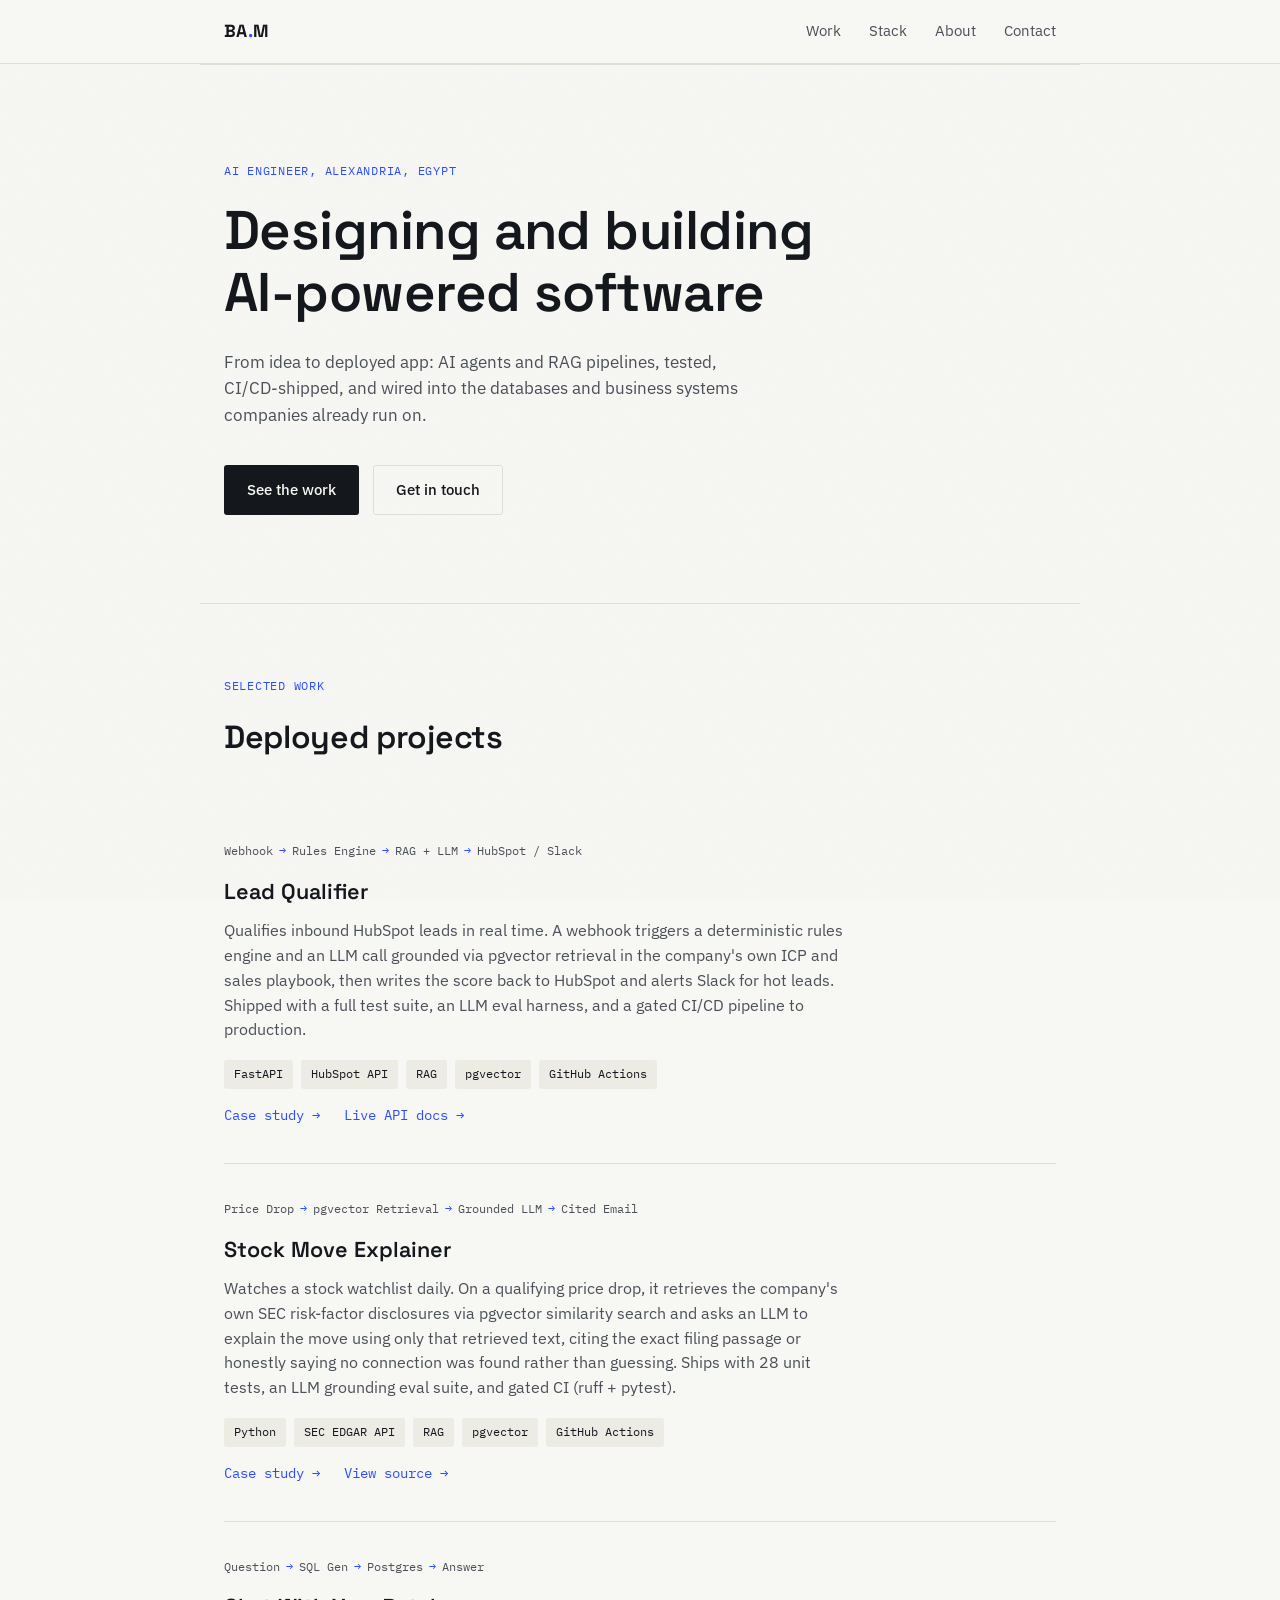
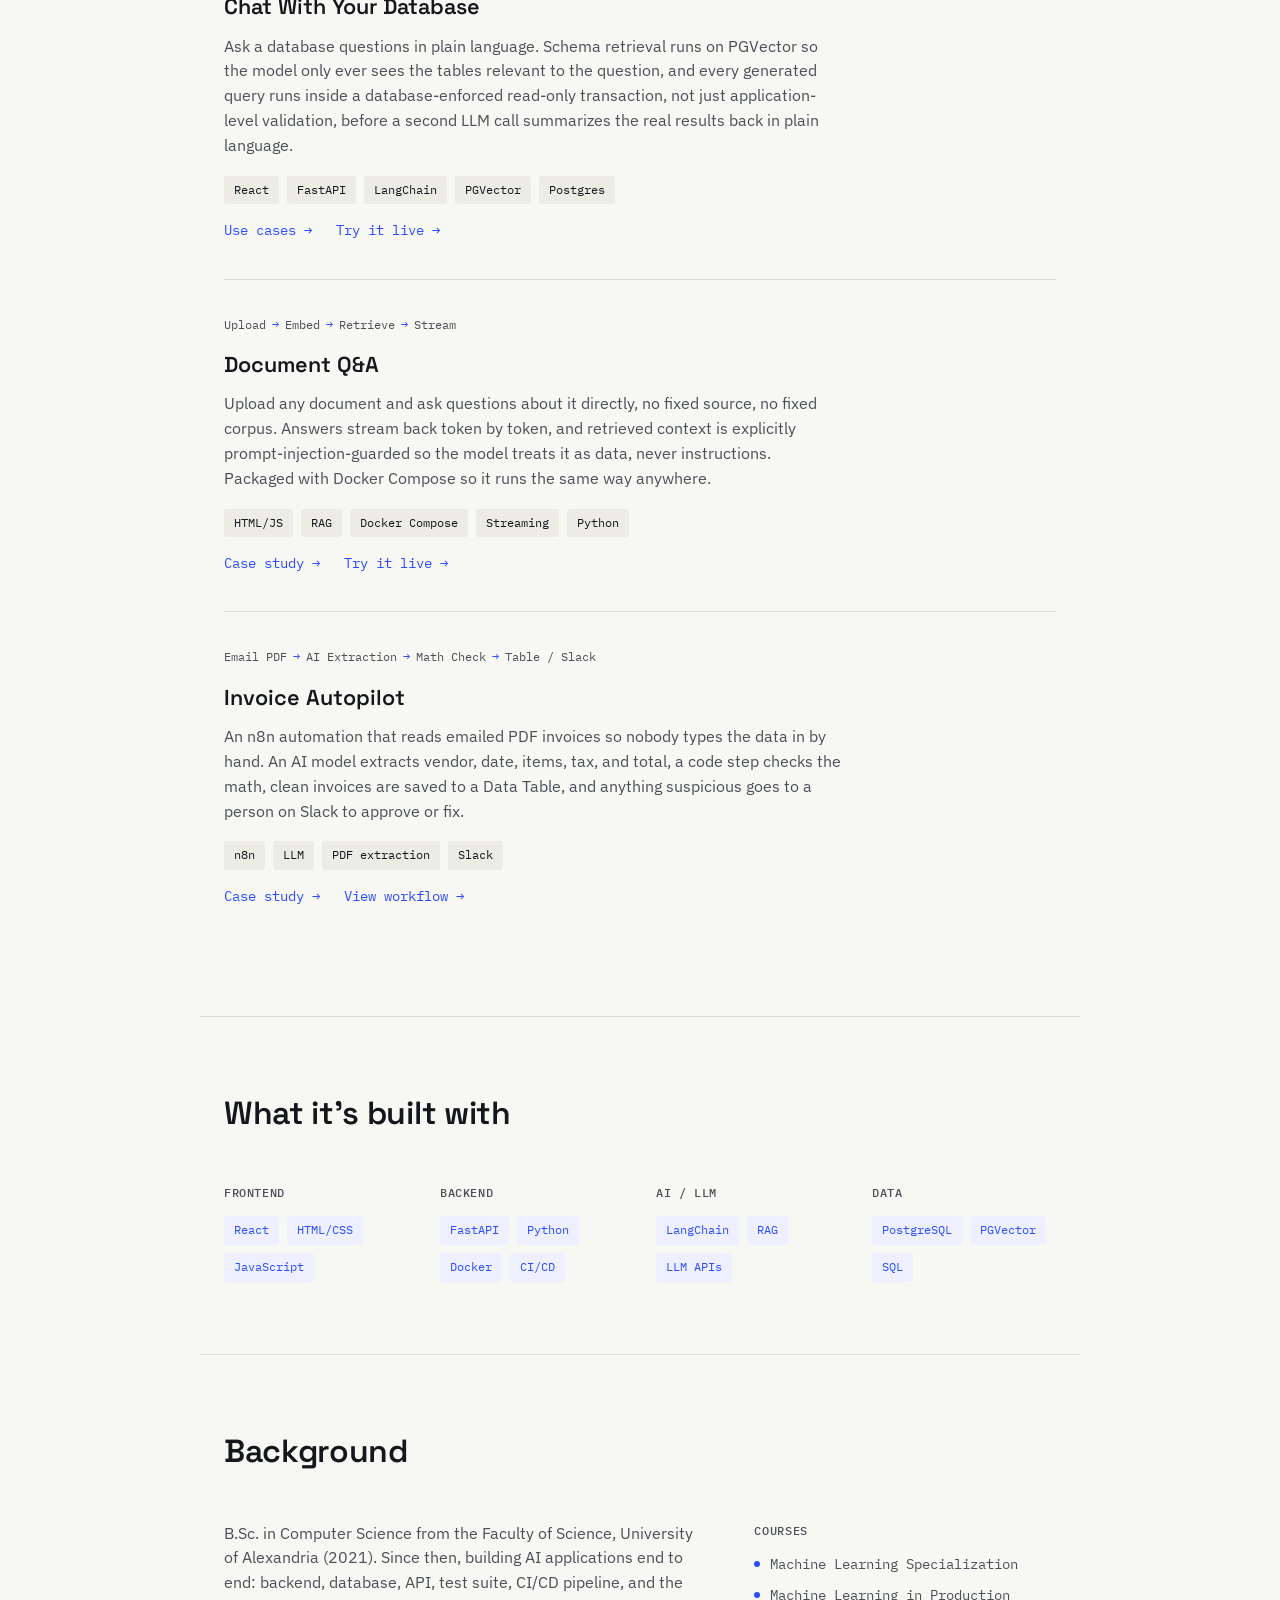
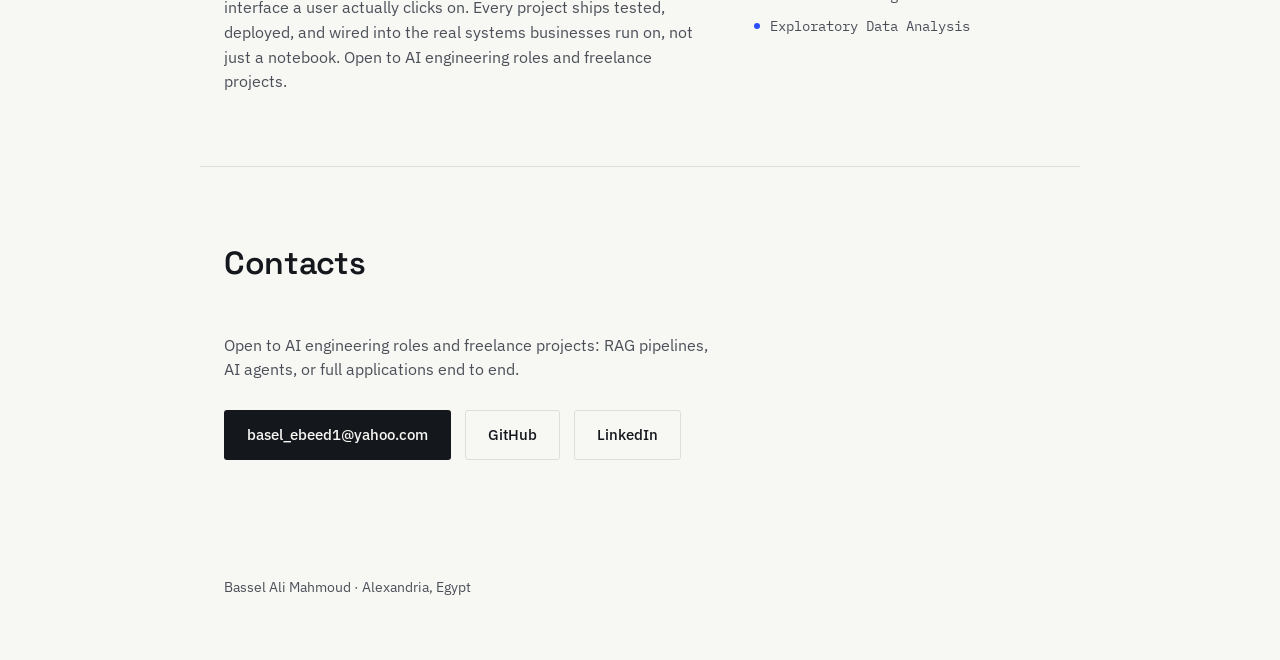
<file: index.html>
<!DOCTYPE html>
<html lang="en">
<head>
<meta charset="UTF-8">
<meta name="viewport" content="width=device-width, initial-scale=1.0">
<title>Bassel Ali Mahmoud, AI Engineer</title>
<meta name="description" content="AI engineer building deployed, end-to-end AI applications integrated with business systems. Based in Alexandria, Egypt.">
<link rel="preconnect" href="https://fonts.googleapis.com">
<link rel="preconnect" href="https://fonts.gstatic.com" crossorigin>
<link href="https://fonts.googleapis.com/css2?family=Space+Grotesk:wght@400;500;600;700&family=IBM+Plex+Sans:wght@400;500;600&family=IBM+Plex+Mono:wght@400;500&display=swap" rel="stylesheet">
<link rel="stylesheet" href="style.css">
</head>
<body>

<div class="grain"></div>

<header class="site-header">
  <div class="wrap header-inner">
    <a href="#top" class="mark">BA<span class="mark-dot">.</span>M</a>
    <nav class="nav">
      <a href="#work">Work</a>
      <a href="#pipeline">Stack</a>
      <a href="#about">About</a>
      <a href="#contact">Contact</a>
    </nav>
  </div>
</header>

<main id="top">

  <section class="hero wrap">
    <p class="eyebrow">AI Engineer, Alexandria, Egypt</p>
    <h1 class="hero-title">Designing and building AI-powered software</h1>
    <p class="hero-sub">
      From idea to deployed app: AI agents and RAG pipelines, tested, CI/CD-shipped, and wired into the databases and business systems companies already run on.
    </p>
    <div class="hero-cta">
      <a href="#work" class="btn btn-primary">See the work</a>
      <a href="#contact" class="btn btn-ghost">Get in touch</a>
    </div>
  </section>

  <section id="work" class="work wrap">
    <div class="section-head">
      <p class="eyebrow">Selected work</p>
      <h2>Deployed projects</h2>
    </div>

    <div class="project-list">

      <article class="project" data-flow="HubSpot webhook → Rules + RAG/LLM → HubSpot + Slack">
        <div class="project-flow" aria-hidden="true">
          <span>Webhook</span><span class="arrow">→</span><span>Rules Engine</span><span class="arrow">→</span><span>RAG + LLM</span><span class="arrow">→</span><span>HubSpot / Slack</span>
        </div>
        <h3>Lead Qualifier</h3>
        <p class="project-desc">
          Qualifies inbound HubSpot leads in real time. A webhook triggers a
          deterministic rules engine and an LLM call grounded via pgvector
          retrieval in the company's own ICP and sales playbook, then writes
          the score back to HubSpot and alerts Slack for hot leads. Shipped
          with a full test suite, an LLM eval harness, and a gated CI/CD
          pipeline to production.
        </p>
        <ul class="tags">
          <li>FastAPI</li><li>HubSpot API</li><li>RAG</li><li>pgvector</li><li>GitHub Actions</li>
        </ul>
        <div class="project-links">
          <a href="lead-qualifier.html" class="project-link">Case study &rarr;</a>
          <a href="https://lead-qualifier-39d6b21e.fastapicloud.dev/docs" class="project-link" target="_blank" rel="noopener">Live API docs &rarr;</a>
        </div>
      </article>

      <article class="project" data-flow="Price Drop → pgvector Retrieval → Grounded LLM → Cited Email">
        <div class="project-flow" aria-hidden="true">
          <span>Price Drop</span><span class="arrow">→</span><span>pgvector Retrieval</span><span class="arrow">→</span><span>Grounded LLM</span><span class="arrow">→</span><span>Cited Email</span>
        </div>
        <h3>Stock Move Explainer</h3>
        <p class="project-desc">
          Watches a stock watchlist daily. On a qualifying price drop, it
          retrieves the company's own SEC risk-factor disclosures via
          pgvector similarity search and asks an LLM to explain the move
          using only that retrieved text, citing the exact filing passage
          or honestly saying no connection was found rather than guessing.
          Ships with 28 unit tests, an LLM grounding eval suite, and gated
          CI (ruff + pytest).
        </p>
        <ul class="tags">
          <li>Python</li><li>SEC EDGAR API</li><li>RAG</li><li>pgvector</li><li>GitHub Actions</li>
        </ul>
        <div class="project-links">
          <a href="stock-move-explainer.html" class="project-link">Case study &rarr;</a>
          <a href="https://github.com/BasselAli1/stock-move-explainer" class="project-link" target="_blank" rel="noopener">View source &rarr;</a>
        </div>
      </article>

      <article class="project" data-flow="Question → text-to-SQL + RAG → Postgres → Answer">
        <div class="project-flow" aria-hidden="true">
          <span>Question</span><span class="arrow">→</span><span>SQL Gen</span><span class="arrow">→</span><span>Postgres</span><span class="arrow">→</span><span>Answer</span>
        </div>
        <h3>Chat With Your Database</h3>
        <p class="project-desc">
          Ask a database questions in plain language. Schema retrieval runs on
          PGVector so the model only ever sees the tables relevant to the
          question, and every generated query runs inside a database-enforced
          read-only transaction, not just application-level validation, before
          a second LLM call summarizes the real results back in plain language.
        </p>
        <ul class="tags">
          <li>React</li><li>FastAPI</li><li>LangChain</li><li>PGVector</li><li>Postgres</li>
        </ul>
        <div class="project-links">
          <a href="chat-with-database.html" class="project-link">Use cases &rarr;</a>
          <a href="https://chatting-with-db.vercel.app/" class="project-link" target="_blank" rel="noopener">Try it live &rarr;</a>
        </div>
      </article>

      <article class="project" data-flow="Document → Chunk + Embed → Retrieve → Streamed Answer">
        <div class="project-flow" aria-hidden="true">
          <span>Upload</span><span class="arrow">→</span><span>Embed</span><span class="arrow">→</span><span>Retrieve</span><span class="arrow">→</span><span>Stream</span>
        </div>
        <h3>Document Q&amp;A</h3>
        <p class="project-desc">
          Upload any document and ask questions about it directly, no fixed
          source, no fixed corpus. Answers stream back token by token, and
          retrieved context is explicitly prompt-injection-guarded so the
          model treats it as data, never instructions. Packaged with Docker
          Compose so it runs the same way anywhere.
        </p>
        <ul class="tags">
          <li>HTML/JS</li><li>RAG</li><li>Docker Compose</li><li>Streaming</li><li>Python</li>
        </ul>
        <div class="project-links">
          <a href="document-qa.html" class="project-link">Case study &rarr;</a>
          <a href="https://documentqa-5c1be7ab.fastapicloud.dev/" class="project-link" target="_blank" rel="noopener">Try it live &rarr;</a>
        </div>
      </article>

      <article class="project" data-flow="Email PDF → AI extraction → Math check → Data Table or Slack">
        <div class="project-flow" aria-hidden="true">
          <span>Email PDF</span><span class="arrow">→</span><span>AI Extraction</span><span class="arrow">→</span><span>Math Check</span><span class="arrow">→</span><span>Table / Slack</span>
        </div>
        <h3>Invoice Autopilot</h3>
        <p class="project-desc">
          An n8n automation that reads emailed PDF invoices so nobody types
          the data in by hand. An AI model extracts vendor, date, items, tax,
          and total, a code step checks the math, clean invoices are saved to
          a Data Table, and anything suspicious goes to a person on Slack to
          approve or fix.
        </p>
        <ul class="tags">
          <li>n8n</li><li>LLM</li><li>PDF extraction</li><li>Slack</li>
        </ul>
        <div class="project-links">
          <a href="n8n-invoice-automation.html" class="project-link">Case study &rarr;</a>
          <a href="https://github.com/BasselAli1/Invoice-Autopilot-workflow" class="project-link" target="_blank" rel="noopener">View workflow &rarr;</a>
        </div>
      </article>

    </div>
  </section>

  <section id="pipeline" class="stack wrap">
    <div class="section-head">
      <h2>What it's built with</h2>
    </div>
    <div class="stack-grid">
      <div class="stack-group">
        <h4>Frontend</h4>
        <ul class="tags mono">
          <li>React</li><li>HTML/CSS</li><li>JavaScript</li>
        </ul>
      </div>
      <div class="stack-group">
        <h4>Backend</h4>
        <ul class="tags mono">
          <li>FastAPI</li><li>Python</li><li>Docker</li><li>CI/CD</li>
        </ul>
      </div>
      <div class="stack-group">
        <h4>AI / LLM</h4>
        <ul class="tags mono">
          <li>LangChain</li><li>RAG</li><li>LLM APIs</li>
        </ul>
      </div>
      <div class="stack-group">
        <h4>Data</h4>
        <ul class="tags mono">
          <li>PostgreSQL</li><li>PGVector</li><li>SQL</li>
        </ul>
      </div>
    </div>
  </section>

  <section id="about" class="about wrap">
    <div class="section-head">
      <h2>Background</h2>
    </div>
    <div class="about-grid">
      <p class="about-text">
        B.Sc. in Computer Science from the Faculty of Science, University of
        Alexandria (2021). Since then, building AI applications end to end:
        backend, database, API, test suite, CI/CD pipeline, and the
        interface a user actually clicks on. Every project ships tested,
        deployed, and wired into the real systems businesses run on, not
        just a notebook. Open to AI engineering roles and freelance projects.
      </p>
      <div>
        <h4 class="cert-title">Courses</h4>
        <ul class="cert-list">
          <li>Machine Learning Specialization</li>
          <li>Machine Learning in Production</li>
          <li>Exploratory Data Analysis</li>
        </ul>
      </div>
    </div>
  </section>

  <section id="contact" class="contact wrap">
    <div class="section-head">
      <h2>Contacts</h2>
    </div>
    <p class="contact-text">
      Open to AI engineering roles and freelance projects: RAG pipelines, AI agents, or full applications end to end.
    </p>
    <div class="contact-links">
      <a href="mailto:basel_ebeed1@yahoo.com" class="btn btn-primary">basel_ebeed1@yahoo.com</a>
      <a href="https://github.com/BasselAli1" class="btn btn-ghost">GitHub</a>
      <a href="https://linkedin.com/in/bassel-ali1" class="btn btn-ghost">LinkedIn</a>
    </div>
  </section>

</main>

<footer class="site-footer wrap">
  <p>Bassel Ali Mahmoud &middot; Alexandria, Egypt</p>
</footer>

<script src="script.js"></script>
</body>
</html>
</file>
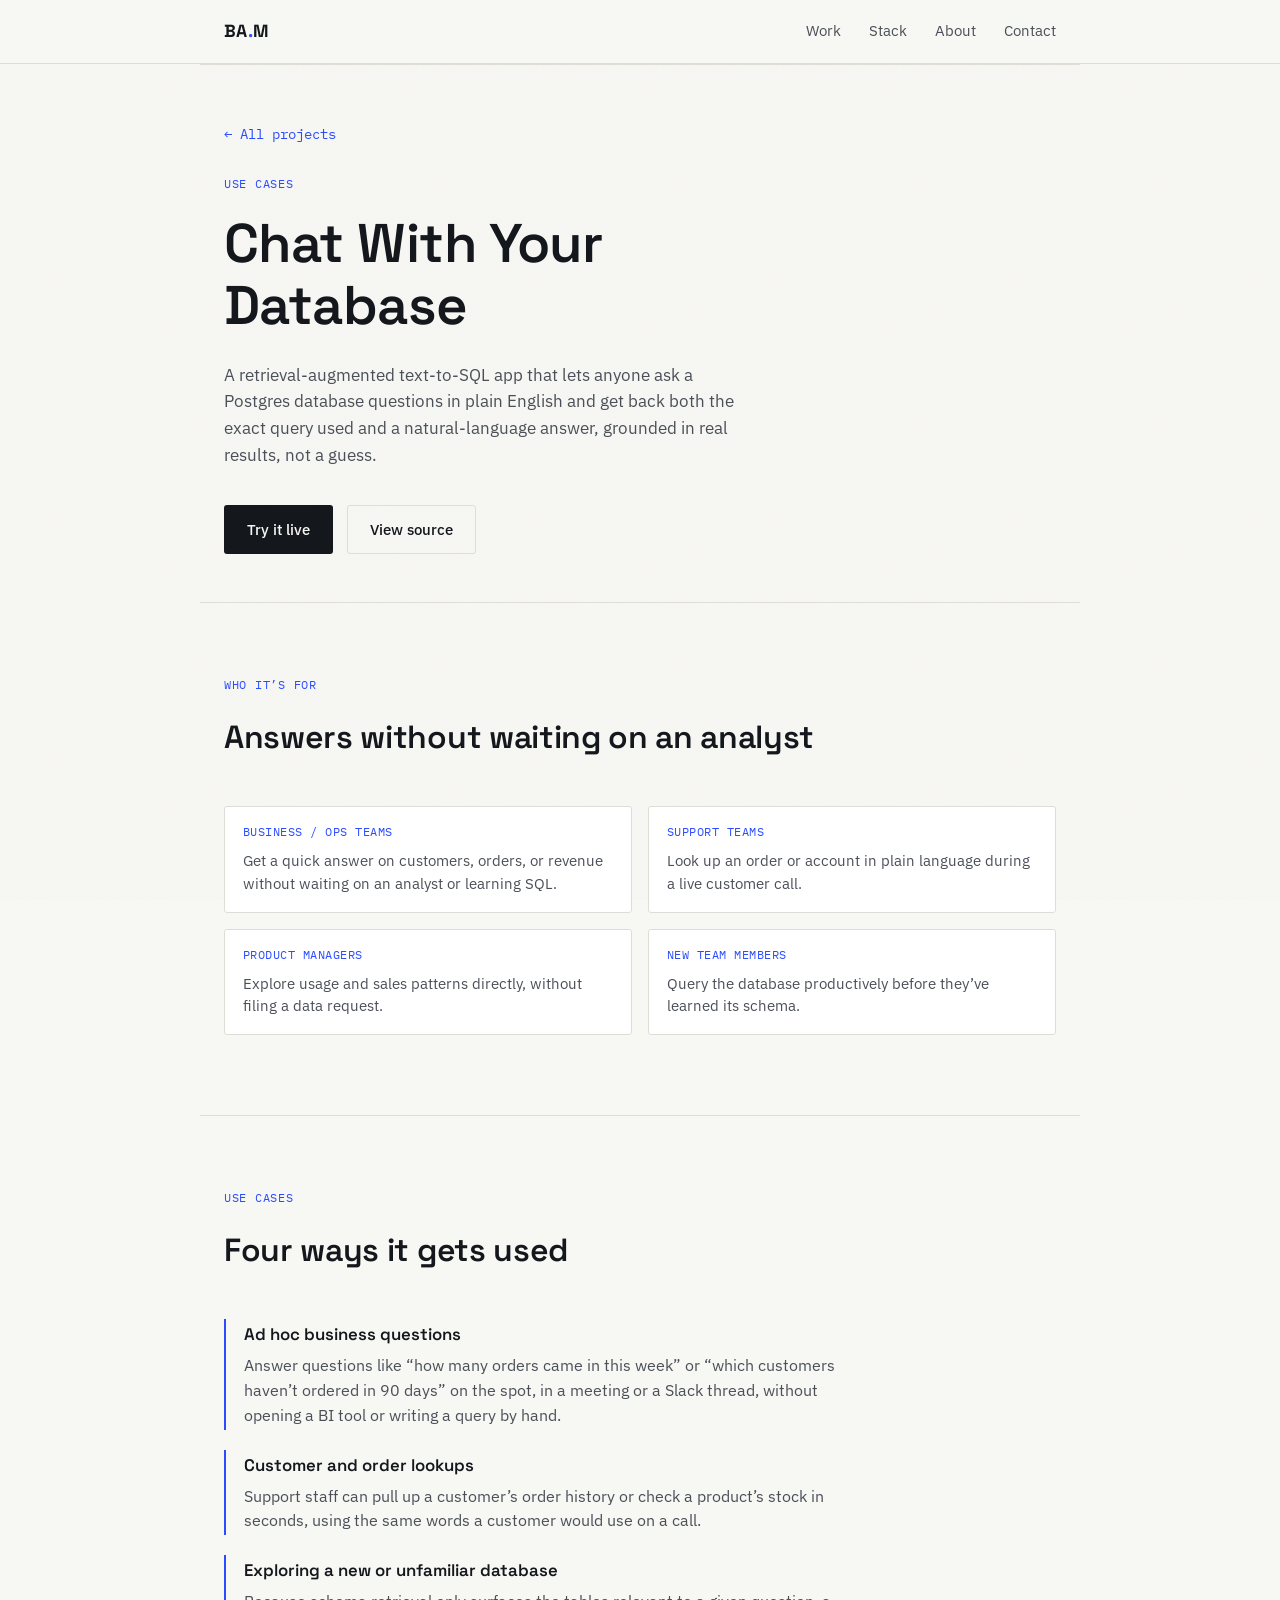
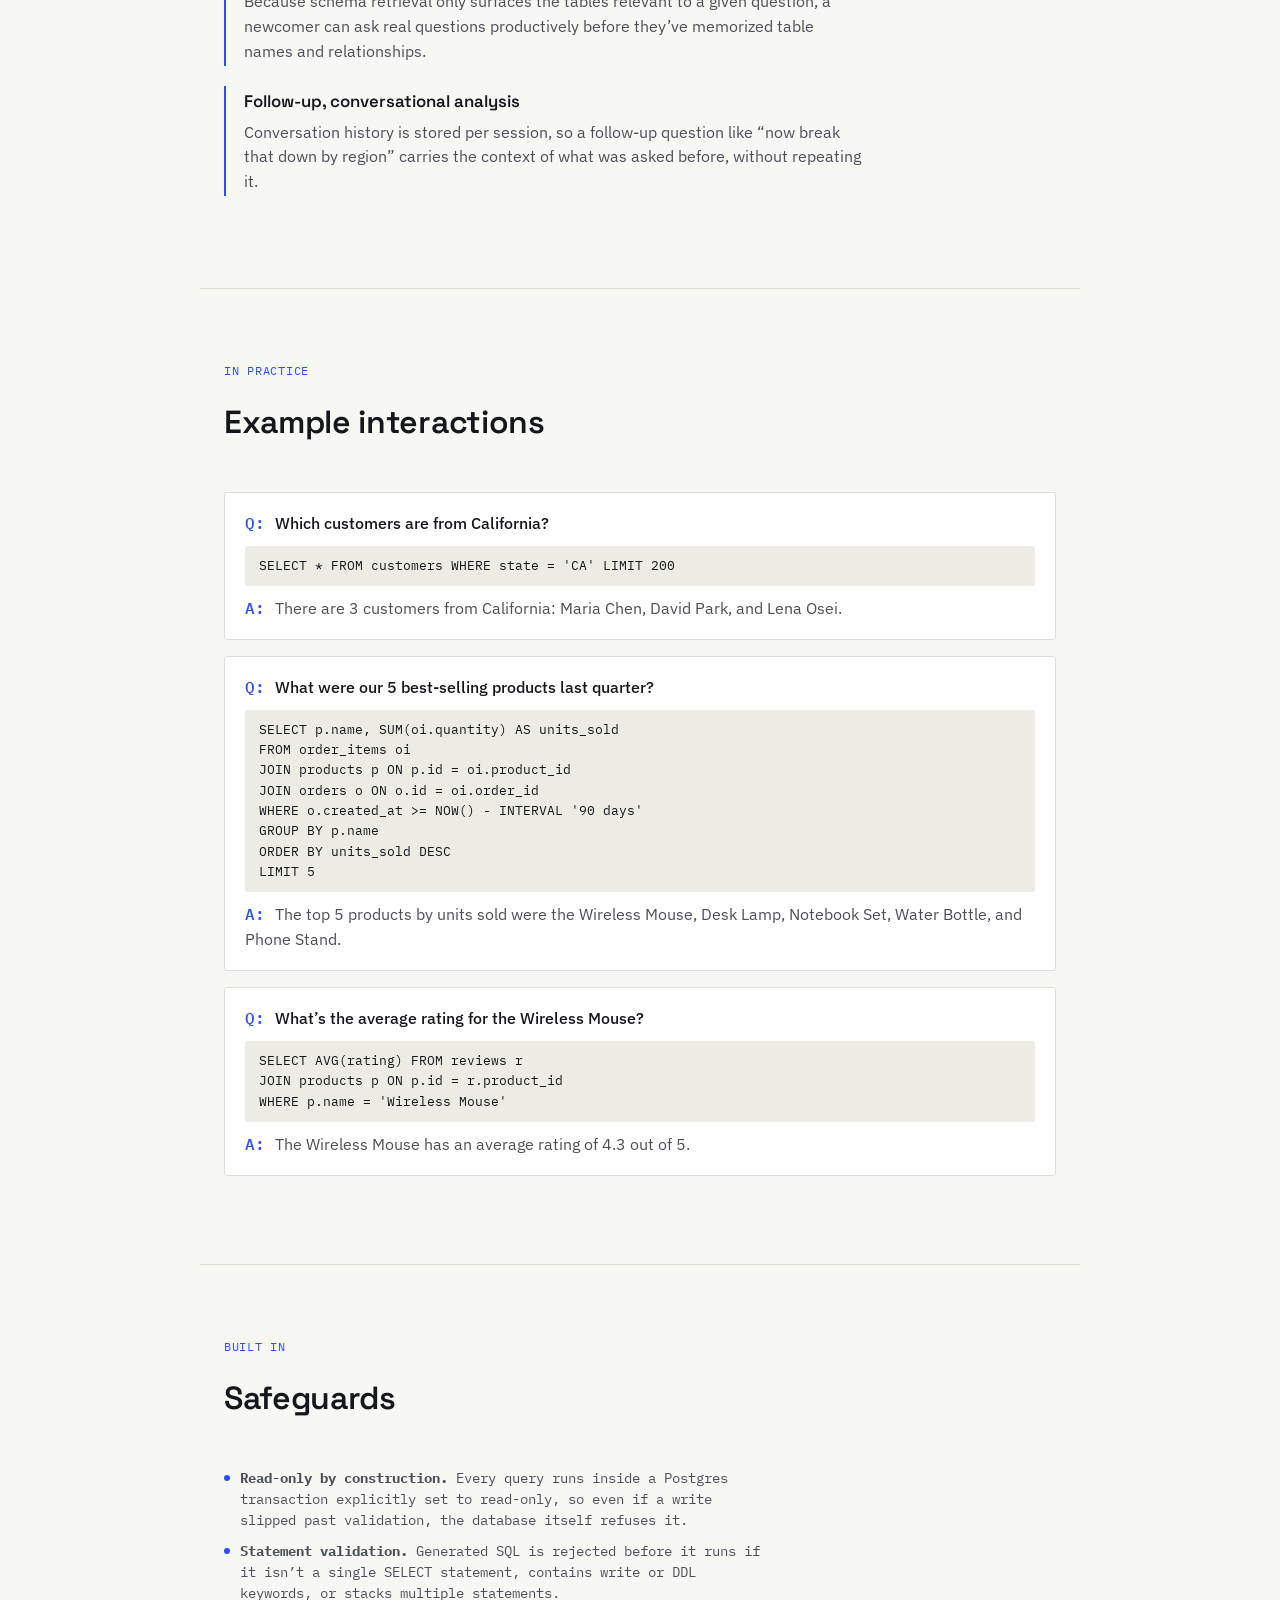
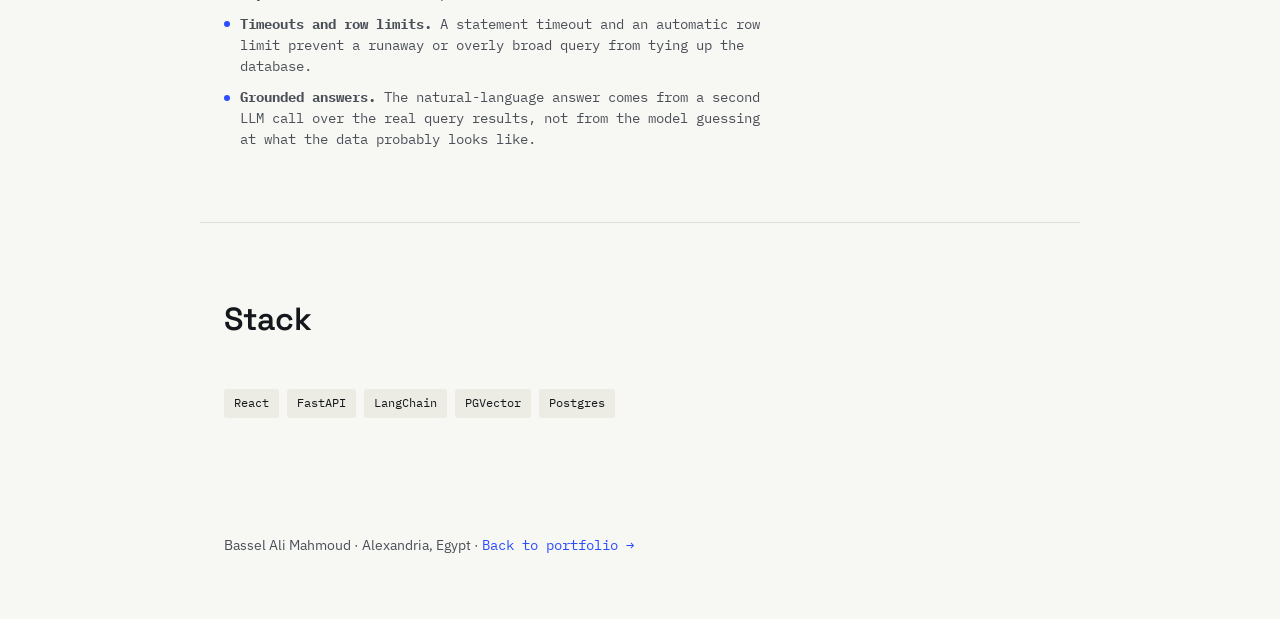
<file: chat-with-database.html>
<!DOCTYPE html>
<html lang="en">
<head>
<meta charset="UTF-8">
<meta name="viewport" content="width=device-width, initial-scale=1.0">
<title>Chat With Your Database: Use Cases &middot; Bassel Ali Mahmoud</title>
<meta name="description" content="Who Chat With Your Database is for, real example interactions, and the safeguards that keep it safe to point at a real database.">
<link rel="preconnect" href="https://fonts.googleapis.com">
<link rel="preconnect" href="https://fonts.gstatic.com" crossorigin>
<link href="https://fonts.googleapis.com/css2?family=Space+Grotesk:wght@400;500;600;700&family=IBM+Plex+Sans:wght@400;500;600&family=IBM+Plex+Mono:wght@400;500&display=swap" rel="stylesheet">
<link rel="stylesheet" href="style.css">
</head>
<body>

<div class="grain"></div>

<header class="site-header">
  <div class="wrap header-inner">
    <a href="index.html" class="mark">BA<span class="mark-dot">.</span>M</a>
    <nav class="nav">
      <a href="index.html#work">Work</a>
      <a href="index.html#pipeline">Stack</a>
      <a href="index.html#about">About</a>
      <a href="index.html#contact">Contact</a>
    </nav>
  </div>
</header>

<main id="top">

  <section class="hero compact wrap">
    <a href="index.html#work" class="project-link back-link">&larr; All projects</a>
    <p class="eyebrow">Use cases</p>
    <h1 class="hero-title">Chat With Your Database</h1>
    <p class="hero-sub">
      A retrieval-augmented text-to-SQL app that lets anyone ask a Postgres
      database questions in plain English and get back both the exact query
      used and a natural-language answer, grounded in real results, not a
      guess.
    </p>
    <div class="hero-cta">
      <a href="https://chatting-with-db.vercel.app/" class="btn btn-primary" target="_blank" rel="noopener">Try it live</a>
      <a href="https://github.com/BasselAli1/chat-with-database" class="btn btn-ghost" target="_blank" rel="noopener">View source</a>
    </div>
  </section>

  <section id="who" class="wrap">
    <div class="section-head">
      <p class="eyebrow">Who it&rsquo;s for</p>
      <h2>Answers without waiting on an analyst</h2>
    </div>
    <div class="personas">
      <div class="persona">
        <span class="role">Business / ops teams</span>
        <p>Get a quick answer on customers, orders, or revenue without waiting on an analyst or learning SQL.</p>
      </div>
      <div class="persona">
        <span class="role">Support teams</span>
        <p>Look up an order or account in plain language during a live customer call.</p>
      </div>
      <div class="persona">
        <span class="role">Product managers</span>
        <p>Explore usage and sales patterns directly, without filing a data request.</p>
      </div>
      <div class="persona">
        <span class="role">New team members</span>
        <p>Query the database productively before they&rsquo;ve learned its schema.</p>
      </div>
    </div>
  </section>

  <section id="use-cases" class="wrap">
    <div class="section-head">
      <p class="eyebrow">Use cases</p>
      <h2>Four ways it gets used</h2>
    </div>

    <div class="usecase">
      <h3>Ad hoc business questions</h3>
      <p>Answer questions like &ldquo;how many orders came in this week&rdquo; or
      &ldquo;which customers haven&rsquo;t ordered in 90 days&rdquo; on the spot,
      in a meeting or a Slack thread, without opening a BI tool or writing a
      query by hand.</p>
    </div>

    <div class="usecase">
      <h3>Customer and order lookups</h3>
      <p>Support staff can pull up a customer&rsquo;s order history or check a
      product&rsquo;s stock in seconds, using the same words a customer would
      use on a call.</p>
    </div>

    <div class="usecase">
      <h3>Exploring a new or unfamiliar database</h3>
      <p>Because schema retrieval only surfaces the tables relevant to a
      given question, a newcomer can ask real questions productively before
      they&rsquo;ve memorized table names and relationships.</p>
    </div>

    <div class="usecase">
      <h3>Follow-up, conversational analysis</h3>
      <p>Conversation history is stored per session, so a follow-up question
      like &ldquo;now break that down by region&rdquo; carries the context
      of what was asked before, without repeating it.</p>
    </div>
  </section>

  <section id="examples" class="wrap">
    <div class="section-head">
      <p class="eyebrow">In practice</p>
      <h2>Example interactions</h2>
    </div>

    <div class="example">
      <p class="q">Which customers are from California?</p>
      <code>SELECT * FROM customers WHERE state = 'CA' LIMIT 200</code>
      <p class="a">There are 3 customers from California: Maria Chen, David Park, and Lena Osei.</p>
    </div>

    <div class="example">
      <p class="q">What were our 5 best-selling products last quarter?</p>
      <code>SELECT p.name, SUM(oi.quantity) AS units_sold
FROM order_items oi
JOIN products p ON p.id = oi.product_id
JOIN orders o ON o.id = oi.order_id
WHERE o.created_at &gt;= NOW() - INTERVAL '90 days'
GROUP BY p.name
ORDER BY units_sold DESC
LIMIT 5</code>
      <p class="a">The top 5 products by units sold were the Wireless Mouse, Desk Lamp, Notebook Set, Water Bottle, and Phone Stand.</p>
    </div>

    <div class="example">
      <p class="q">What&rsquo;s the average rating for the Wireless Mouse?</p>
      <code>SELECT AVG(rating) FROM reviews r
JOIN products p ON p.id = r.product_id
WHERE p.name = 'Wireless Mouse'</code>
      <p class="a">The Wireless Mouse has an average rating of 4.3 out of 5.</p>
    </div>
  </section>

  <section id="safeguards" class="wrap">
    <div class="section-head">
      <p class="eyebrow">Built in</p>
      <h2>Safeguards</h2>
    </div>
    <ul class="cert-list case-role-list">
      <li><b>Read-only by construction.</b> Every query runs inside a Postgres transaction explicitly set to read-only, so even if a write slipped past validation, the database itself refuses it.</li>
      <li><b>Statement validation.</b> Generated SQL is rejected before it runs if it isn&rsquo;t a single SELECT statement, contains write or DDL keywords, or stacks multiple statements.</li>
      <li><b>Timeouts and row limits.</b> A statement timeout and an automatic row limit prevent a runaway or overly broad query from tying up the database.</li>
      <li><b>Grounded answers.</b> The natural-language answer comes from a second LLM call over the real query results, not from the model guessing at what the data probably looks like.</li>
    </ul>
  </section>

  <section id="stack" class="wrap">
    <div class="section-head">
      <h2>Stack</h2>
    </div>
    <ul class="tags">
      <li>React</li><li>FastAPI</li><li>LangChain</li><li>PGVector</li><li>Postgres</li>
    </ul>
  </section>

</main>

<footer class="site-footer wrap">
  <p>Bassel Ali Mahmoud &middot; Alexandria, Egypt &middot; <a href="index.html" class="project-link" style="margin-top:0;">Back to portfolio &rarr;</a></p>
</footer>

</body>
</html>
</file>
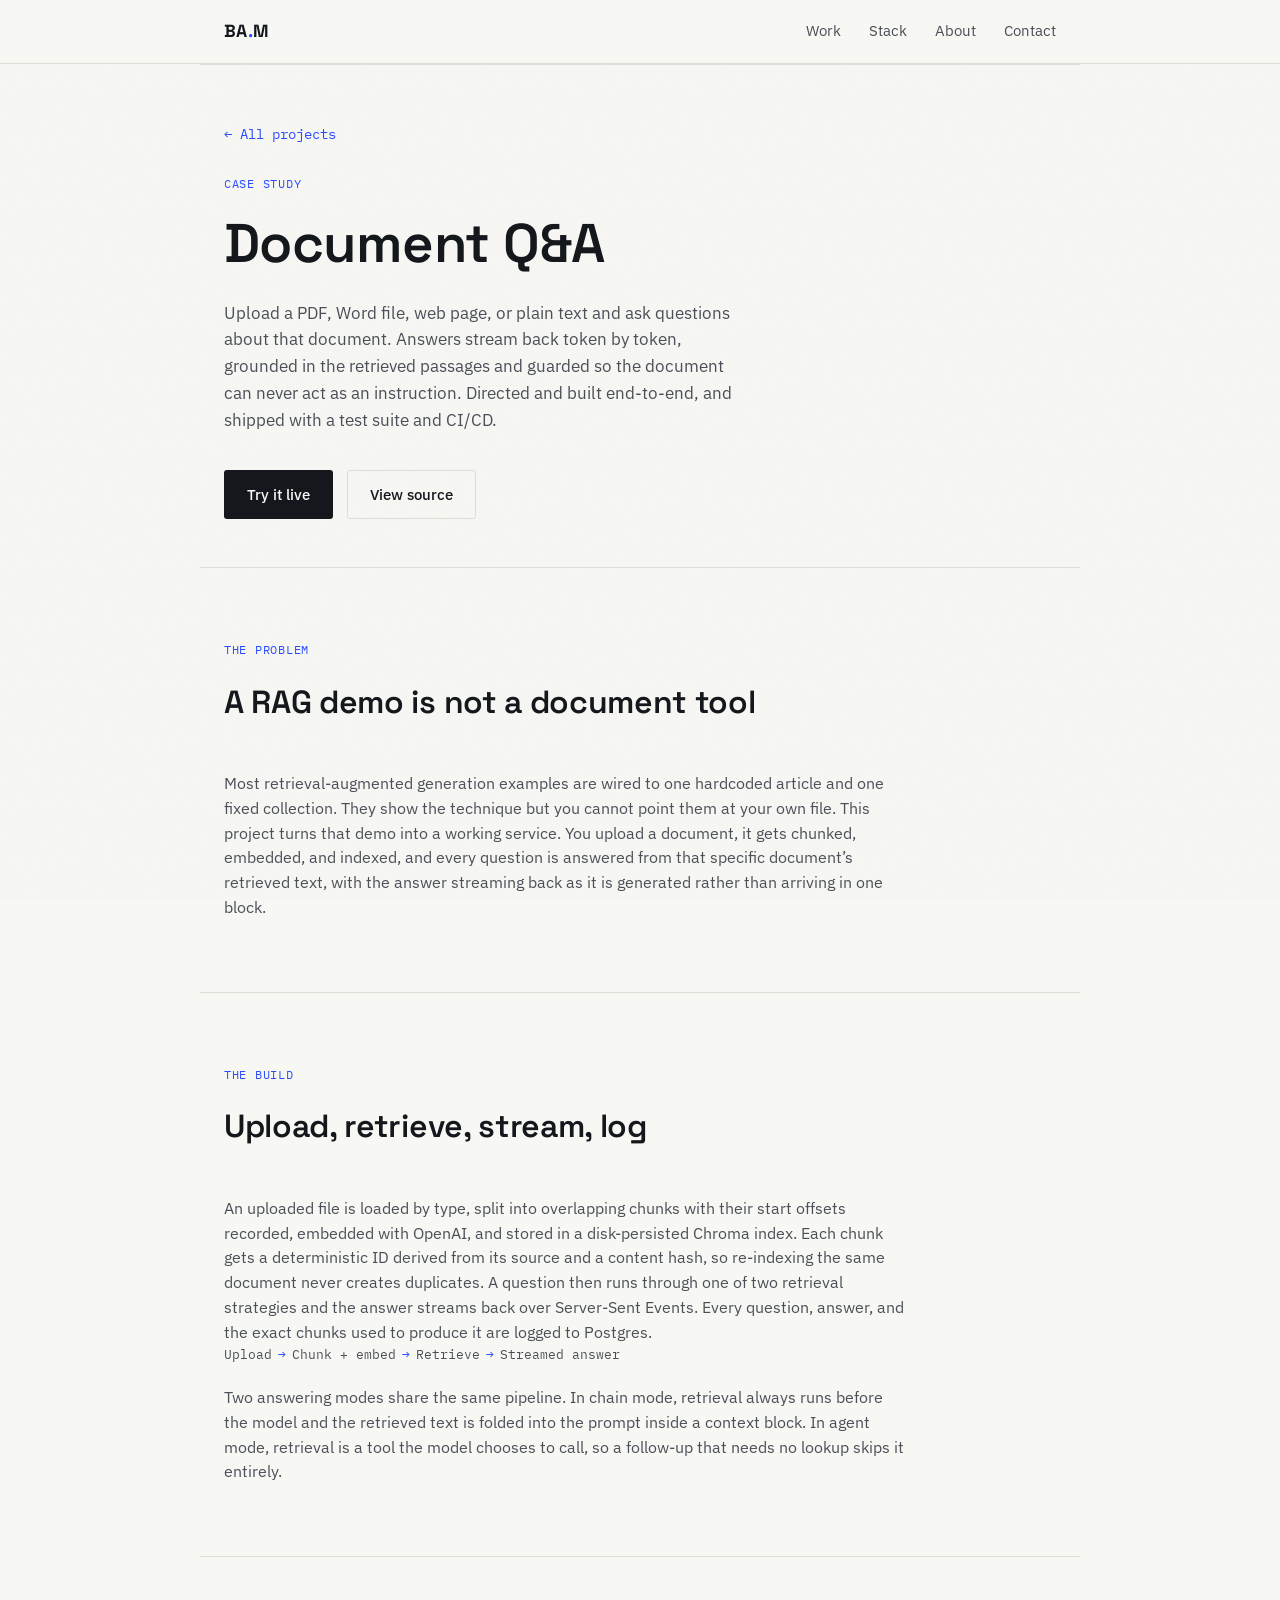
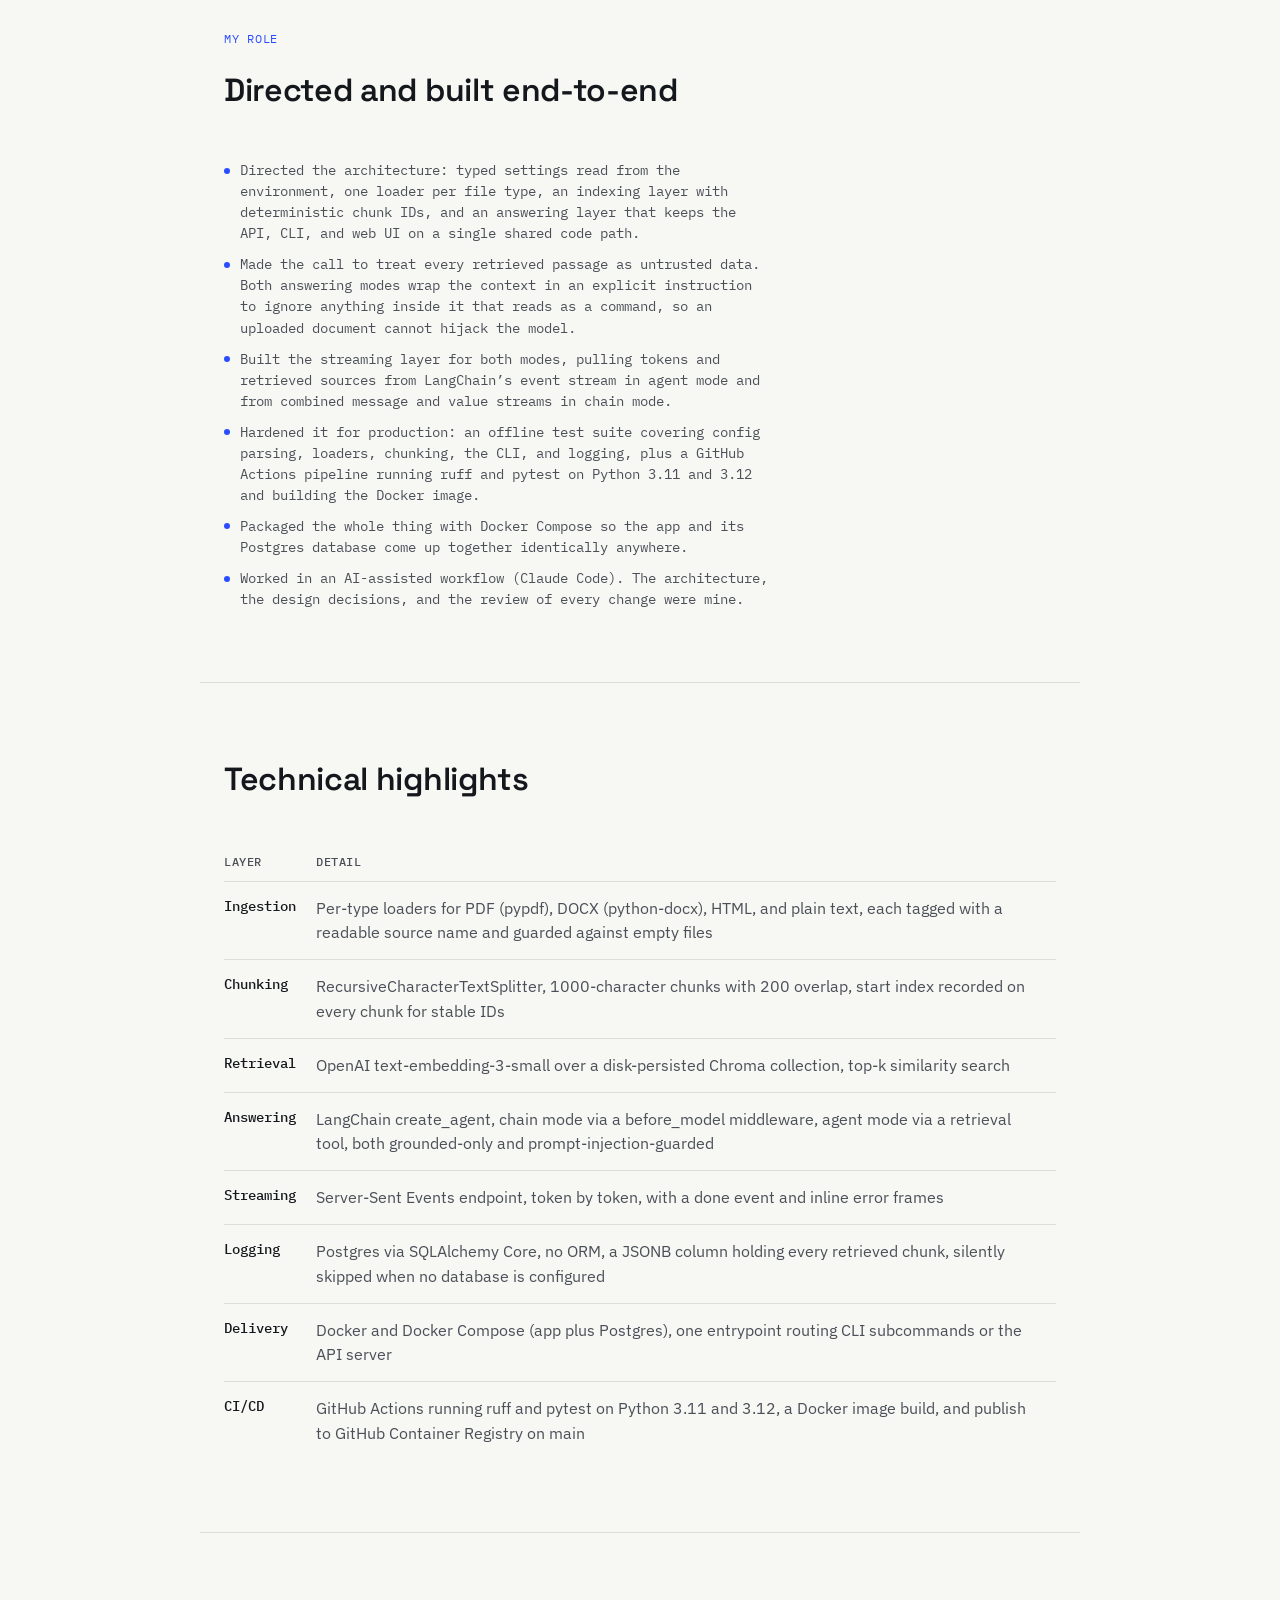
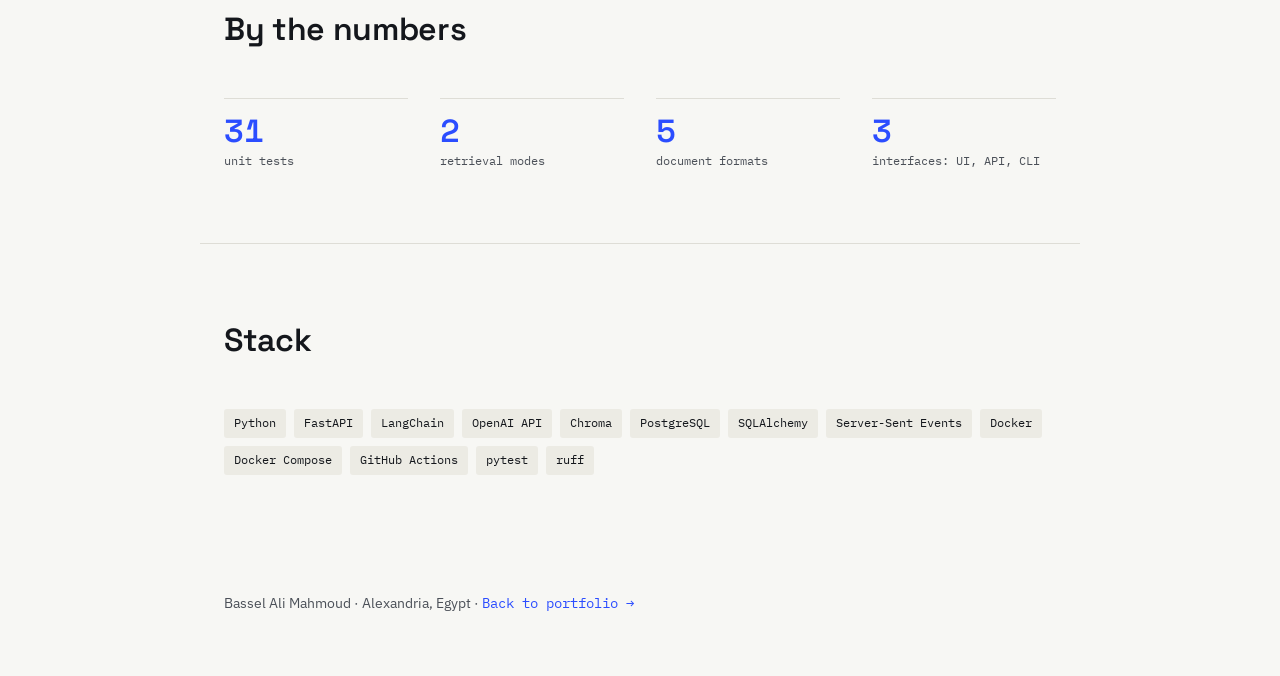
<file: document-qa.html>
<!DOCTYPE html>
<html lang="en">
<head>
<meta charset="UTF-8">
<meta name="viewport" content="width=device-width, initial-scale=1.0">
<title>Document Q&amp;A &middot; Case Study &middot; Bassel Ali Mahmoud</title>
<meta name="description" content="How a LangChain RAG demo was turned into a deployed document question-answering service with arbitrary uploads, streamed grounded answers, prompt-injection-guarded context, and a tested CI/CD pipeline.">
<link rel="preconnect" href="https://fonts.googleapis.com">
<link rel="preconnect" href="https://fonts.gstatic.com" crossorigin>
<link href="https://fonts.googleapis.com/css2?family=Space+Grotesk:wght@400;500;600;700&family=IBM+Plex+Sans:wght@400;500;600&family=IBM+Plex+Mono:wght@400;500&display=swap" rel="stylesheet">
<link rel="stylesheet" href="style.css">
</head>
<body>

<div class="grain"></div>

<header class="site-header">
  <div class="wrap header-inner">
    <a href="index.html" class="mark">BA<span class="mark-dot">.</span>M</a>
    <nav class="nav">
      <a href="index.html#work">Work</a>
      <a href="index.html#pipeline">Stack</a>
      <a href="index.html#about">About</a>
      <a href="index.html#contact">Contact</a>
    </nav>
  </div>
</header>

<main id="top">

  <section class="hero compact wrap">
    <a href="index.html#work" class="project-link back-link">&larr; All projects</a>
    <p class="eyebrow">Case study</p>
    <h1 class="hero-title">Document Q&amp;A</h1>
    <p class="hero-sub">
      Upload a PDF, Word file, web page, or plain text and ask questions
      about that document. Answers stream back token by token, grounded in
      the retrieved passages and guarded so the document can never act as
      an instruction. Directed and built end-to-end, and shipped with a
      test suite and CI/CD.
    </p>
    <div class="hero-cta">
      <a href="https://documentqa-5c1be7ab.fastapicloud.dev/" class="btn btn-primary" target="_blank" rel="noopener">Try it live</a>
      <a href="https://github.com/BasselAli1/DocumentQA" class="btn btn-ghost" target="_blank" rel="noopener">View source</a>
    </div>
  </section>

  <section id="problem" class="wrap">
    <div class="section-head">
      <p class="eyebrow">The problem</p>
      <h2>A RAG demo is not a document tool</h2>
    </div>
    <p class="about-text" style="max-width:68ch;">
      Most retrieval-augmented generation examples are wired to one
      hardcoded article and one fixed collection. They show the technique
      but you cannot point them at your own file. This project turns that
      demo into a working service. You upload a document, it gets chunked,
      embedded, and indexed, and every question is answered from that
      specific document&rsquo;s retrieved text, with the answer streaming
      back as it is generated rather than arriving in one block.
    </p>
  </section>

  <section id="build" class="wrap">
    <div class="section-head">
      <p class="eyebrow">The build</p>
      <h2>Upload, retrieve, stream, log</h2>
    </div>
    <p class="about-text" style="max-width:68ch;">
      An uploaded file is loaded by type, split into overlapping chunks
      with their start offsets recorded, embedded with OpenAI, and stored
      in a disk-persisted Chroma index. Each chunk gets a deterministic ID
      derived from its source and a content hash, so re-indexing the same
      document never creates duplicates. A question then runs through one
      of two retrieval strategies and the answer streams back over
      Server-Sent Events. Every question, answer, and the exact chunks used
      to produce it are logged to Postgres.
    </p>
    <div class="project-flow case-flow" aria-hidden="true">
      <span>Upload</span><span class="arrow">&rarr;</span>
      <span>Chunk + embed</span><span class="arrow">&rarr;</span>
      <span>Retrieve</span><span class="arrow">&rarr;</span>
      <span>Streamed answer</span>
    </div>
    <p class="about-text" style="max-width:68ch;">
      Two answering modes share the same pipeline. In chain mode, retrieval
      always runs before the model and the retrieved text is folded into
      the prompt inside a context block. In agent mode, retrieval is a tool
      the model chooses to call, so a follow-up that needs no lookup skips
      it entirely.
    </p>
  </section>

  <section id="role" class="wrap">
    <div class="section-head">
      <p class="eyebrow">My role</p>
      <h2>Directed and built end-to-end</h2>
    </div>
    <ul class="cert-list case-role-list">
      <li>Directed the architecture: typed settings read from the environment, one loader per file type, an indexing layer with deterministic chunk IDs, and an answering layer that keeps the API, CLI, and web UI on a single shared code path.</li>
      <li>Made the call to treat every retrieved passage as untrusted data. Both answering modes wrap the context in an explicit instruction to ignore anything inside it that reads as a command, so an uploaded document cannot hijack the model.</li>
      <li>Built the streaming layer for both modes, pulling tokens and retrieved sources from LangChain&rsquo;s event stream in agent mode and from combined message and value streams in chain mode.</li>
      <li>Hardened it for production: an offline test suite covering config parsing, loaders, chunking, the CLI, and logging, plus a GitHub Actions pipeline running ruff and pytest on Python 3.11 and 3.12 and building the Docker image.</li>
      <li>Packaged the whole thing with Docker Compose so the app and its Postgres database come up together identically anywhere.</li>
      <li>Worked in an AI-assisted workflow (Claude Code). The architecture, the design decisions, and the review of every change were mine.</li>
    </ul>
  </section>

  <section id="highlights" class="wrap">
    <div class="section-head">
      <h2>Technical highlights</h2>
    </div>
    <div class="table-wrap">
      <table class="case-table">
        <thead>
          <tr><th>Layer</th><th>Detail</th></tr>
        </thead>
        <tbody>
          <tr><td>Ingestion</td><td>Per-type loaders for PDF (pypdf), DOCX (python-docx), HTML, and plain text, each tagged with a readable source name and guarded against empty files</td></tr>
          <tr><td>Chunking</td><td>RecursiveCharacterTextSplitter, 1000-character chunks with 200 overlap, start index recorded on every chunk for stable IDs</td></tr>
          <tr><td>Retrieval</td><td>OpenAI text-embedding-3-small over a disk-persisted Chroma collection, top-k similarity search</td></tr>
          <tr><td>Answering</td><td>LangChain create_agent, chain mode via a before_model middleware, agent mode via a retrieval tool, both grounded-only and prompt-injection-guarded</td></tr>
          <tr><td>Streaming</td><td>Server-Sent Events endpoint, token by token, with a done event and inline error frames</td></tr>
          <tr><td>Logging</td><td>Postgres via SQLAlchemy Core, no ORM, a JSONB column holding every retrieved chunk, silently skipped when no database is configured</td></tr>
          <tr><td>Delivery</td><td>Docker and Docker Compose (app plus Postgres), one entrypoint routing CLI subcommands or the API server</td></tr>
          <tr><td>CI/CD</td><td>GitHub Actions running ruff and pytest on Python 3.11 and 3.12, a Docker image build, and publish to GitHub Container Registry on main</td></tr>
        </tbody>
      </table>
    </div>
  </section>

  <section id="numbers" class="wrap">
    <div class="section-head">
      <h2>By the numbers</h2>
    </div>
    <div class="case-stats">
      <div class="case-stat"><span class="num">31</span><span class="label">unit tests</span></div>
      <div class="case-stat"><span class="num">2</span><span class="label">retrieval modes</span></div>
      <div class="case-stat"><span class="num">5</span><span class="label">document formats</span></div>
      <div class="case-stat"><span class="num">3</span><span class="label">interfaces: UI, API, CLI</span></div>
    </div>
  </section>

  <section id="stack" class="wrap">
    <div class="section-head">
      <h2>Stack</h2>
    </div>
    <ul class="tags">
      <li>Python</li><li>FastAPI</li><li>LangChain</li><li>OpenAI API</li>
      <li>Chroma</li><li>PostgreSQL</li><li>SQLAlchemy</li><li>Server-Sent Events</li>
      <li>Docker</li><li>Docker Compose</li><li>GitHub Actions</li><li>pytest</li><li>ruff</li>
    </ul>
  </section>

</main>

<footer class="site-footer wrap">
  <p>Bassel Ali Mahmoud &middot; Alexandria, Egypt &middot; <a href="index.html" class="project-link" style="margin-top:0;">Back to portfolio &rarr;</a></p>
</footer>

</body>
</html>
</file>
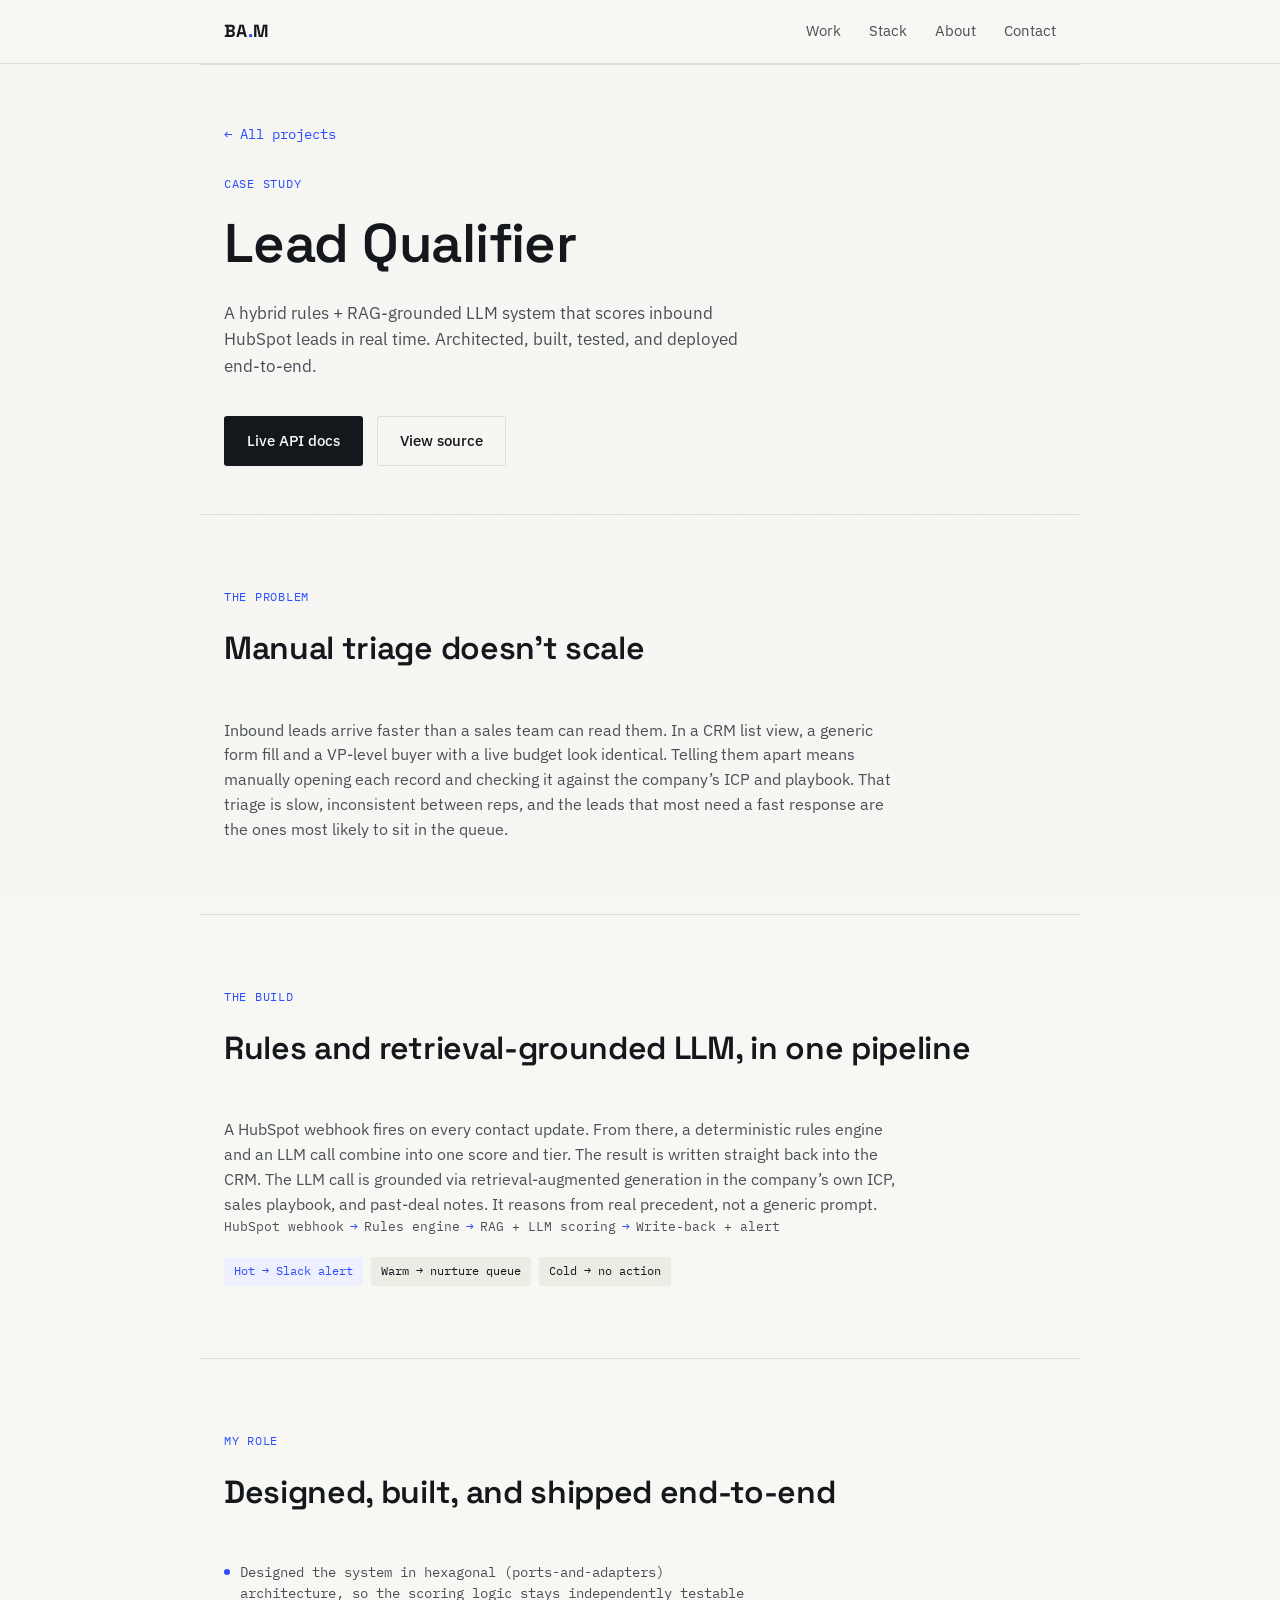
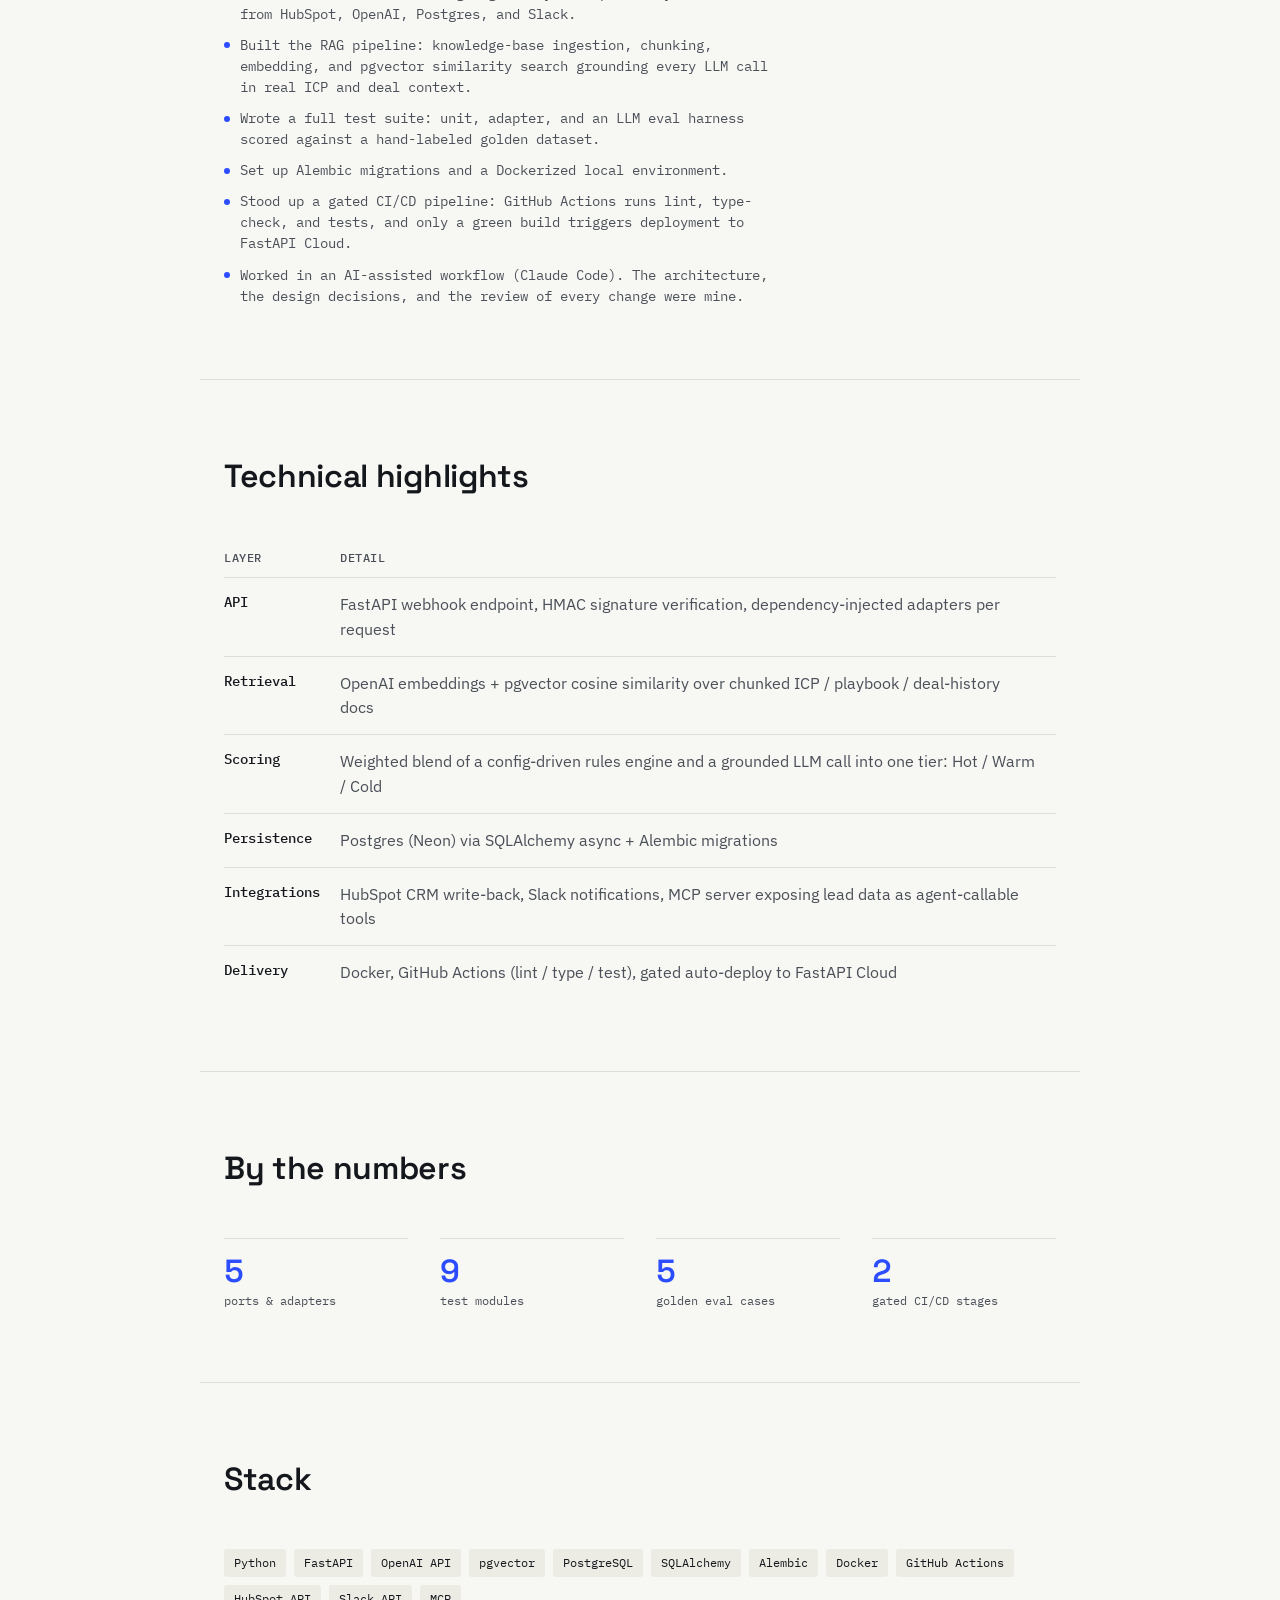
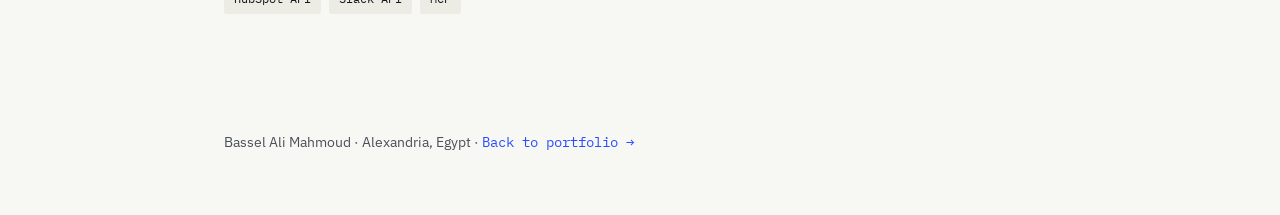
<file: lead-qualifier.html>
<!DOCTYPE html>
<html lang="en">
<head>
<meta charset="UTF-8">
<meta name="viewport" content="width=device-width, initial-scale=1.0">
<title>Lead Qualifier &middot; Case Study &middot; Bassel Ali Mahmoud</title>
<meta name="description" content="How a hybrid rules + RAG-grounded LLM lead-scoring service for HubSpot was designed, built, tested, and deployed end-to-end.">
<link rel="preconnect" href="https://fonts.googleapis.com">
<link rel="preconnect" href="https://fonts.gstatic.com" crossorigin>
<link href="https://fonts.googleapis.com/css2?family=Space+Grotesk:wght@400;500;600;700&family=IBM+Plex+Sans:wght@400;500;600&family=IBM+Plex+Mono:wght@400;500&display=swap" rel="stylesheet">
<link rel="stylesheet" href="style.css">
</head>
<body>

<div class="grain"></div>

<header class="site-header">
  <div class="wrap header-inner">
    <a href="index.html" class="mark">BA<span class="mark-dot">.</span>M</a>
    <nav class="nav">
      <a href="index.html#work">Work</a>
      <a href="index.html#pipeline">Stack</a>
      <a href="index.html#about">About</a>
      <a href="index.html#contact">Contact</a>
    </nav>
  </div>
</header>

<main id="top">

  <section class="hero compact wrap">
    <a href="index.html#work" class="project-link back-link">&larr; All projects</a>
    <p class="eyebrow">Case study</p>
    <h1 class="hero-title">Lead Qualifier</h1>
    <p class="hero-sub">
      A hybrid rules + RAG-grounded LLM system that scores inbound HubSpot
      leads in real time. Architected, built, tested, and deployed
      end-to-end.
    </p>
    <div class="hero-cta">
      <a href="https://lead-qualifier-39d6b21e.fastapicloud.dev/docs" class="btn btn-primary" target="_blank" rel="noopener">Live API docs</a>
      <a href="https://github.com/BasselAli1/lead-qualifier" class="btn btn-ghost" target="_blank" rel="noopener">View source</a>
    </div>
  </section>

  <section id="problem" class="wrap">
    <div class="section-head">
      <p class="eyebrow">The problem</p>
      <h2>Manual triage doesn&rsquo;t scale</h2>
    </div>
    <p class="about-text" style="max-width:68ch;">
      Inbound leads arrive faster than a sales team can read them. In a CRM
      list view, a generic form fill and a VP-level buyer with a live budget
      look identical. Telling them apart means manually opening each record
      and checking it against the company&rsquo;s ICP and playbook. That
      triage is slow, inconsistent between reps, and the leads that most
      need a fast response are the ones most likely to sit in the queue.
    </p>
  </section>

  <section id="build" class="wrap">
    <div class="section-head">
      <p class="eyebrow">The build</p>
      <h2>Rules and retrieval-grounded LLM, in one pipeline</h2>
    </div>
    <p class="about-text" style="max-width:68ch;">
      A HubSpot webhook fires on every contact update. From there, a
      deterministic rules engine and an LLM call combine into one score and
      tier. The result is written straight back into the CRM. The LLM call
      is grounded via retrieval-augmented generation in the company&rsquo;s
      own ICP, sales playbook, and past-deal notes. It reasons from real
      precedent, not a generic prompt.
    </p>
    <div class="project-flow case-flow" aria-hidden="true">
      <span>HubSpot webhook</span><span class="arrow">&rarr;</span>
      <span>Rules engine</span><span class="arrow">&rarr;</span>
      <span>RAG + LLM scoring</span><span class="arrow">&rarr;</span>
      <span>Write-back + alert</span>
    </div>
    <div class="tier-row">
      <ul class="tags mono"><li>Hot &rarr; Slack alert</li></ul>
      <ul class="tags"><li>Warm &rarr; nurture queue</li><li>Cold &rarr; no action</li></ul>
    </div>
  </section>

  <section id="role" class="wrap">
    <div class="section-head">
      <p class="eyebrow">My role</p>
      <h2>Designed, built, and shipped end-to-end</h2>
    </div>
    <ul class="cert-list case-role-list">
      <li>Designed the system in hexagonal (ports-and-adapters) architecture, so the scoring logic stays independently testable from HubSpot, OpenAI, Postgres, and Slack.</li>
      <li>Built the RAG pipeline: knowledge-base ingestion, chunking, embedding, and pgvector similarity search grounding every LLM call in real ICP and deal context.</li>
      <li>Wrote a full test suite: unit, adapter, and an LLM eval harness scored against a hand-labeled golden dataset.</li>
      <li>Set up Alembic migrations and a Dockerized local environment.</li>
      <li>Stood up a gated CI/CD pipeline: GitHub Actions runs lint, type-check, and tests, and only a green build triggers deployment to FastAPI Cloud.</li>
      <li>Worked in an AI-assisted workflow (Claude Code). The architecture, the design decisions, and the review of every change were mine.</li>
    </ul>
  </section>

  <section id="highlights" class="wrap">
    <div class="section-head">
      <h2>Technical highlights</h2>
    </div>
    <div class="table-wrap">
      <table class="case-table">
        <thead>
          <tr><th>Layer</th><th>Detail</th></tr>
        </thead>
        <tbody>
          <tr><td>API</td><td>FastAPI webhook endpoint, HMAC signature verification, dependency-injected adapters per request</td></tr>
          <tr><td>Retrieval</td><td>OpenAI embeddings + pgvector cosine similarity over chunked ICP / playbook / deal-history docs</td></tr>
          <tr><td>Scoring</td><td>Weighted blend of a config-driven rules engine and a grounded LLM call into one tier: Hot / Warm / Cold</td></tr>
          <tr><td>Persistence</td><td>Postgres (Neon) via SQLAlchemy async + Alembic migrations</td></tr>
          <tr><td>Integrations</td><td>HubSpot CRM write-back, Slack notifications, MCP server exposing lead data as agent-callable tools</td></tr>
          <tr><td>Delivery</td><td>Docker, GitHub Actions (lint / type / test), gated auto-deploy to FastAPI Cloud</td></tr>
        </tbody>
      </table>
    </div>
  </section>

  <section id="numbers" class="wrap">
    <div class="section-head">
      <h2>By the numbers</h2>
    </div>
    <div class="case-stats">
      <div class="case-stat"><span class="num">5</span><span class="label">ports &amp; adapters</span></div>
      <div class="case-stat"><span class="num">9</span><span class="label">test modules</span></div>
      <div class="case-stat"><span class="num">5</span><span class="label">golden eval cases</span></div>
      <div class="case-stat"><span class="num">2</span><span class="label">gated CI/CD stages</span></div>
    </div>
  </section>

  <section id="stack" class="wrap">
    <div class="section-head">
      <h2>Stack</h2>
    </div>
    <ul class="tags">
      <li>Python</li><li>FastAPI</li><li>OpenAI API</li><li>pgvector</li>
      <li>PostgreSQL</li><li>SQLAlchemy</li><li>Alembic</li><li>Docker</li>
      <li>GitHub Actions</li><li>HubSpot API</li><li>Slack API</li><li>MCP</li>
    </ul>
  </section>

</main>

<footer class="site-footer wrap">
  <p>Bassel Ali Mahmoud &middot; Alexandria, Egypt &middot; <a href="index.html" class="project-link" style="margin-top:0;">Back to portfolio &rarr;</a></p>
</footer>

</body>
</html>
</file>
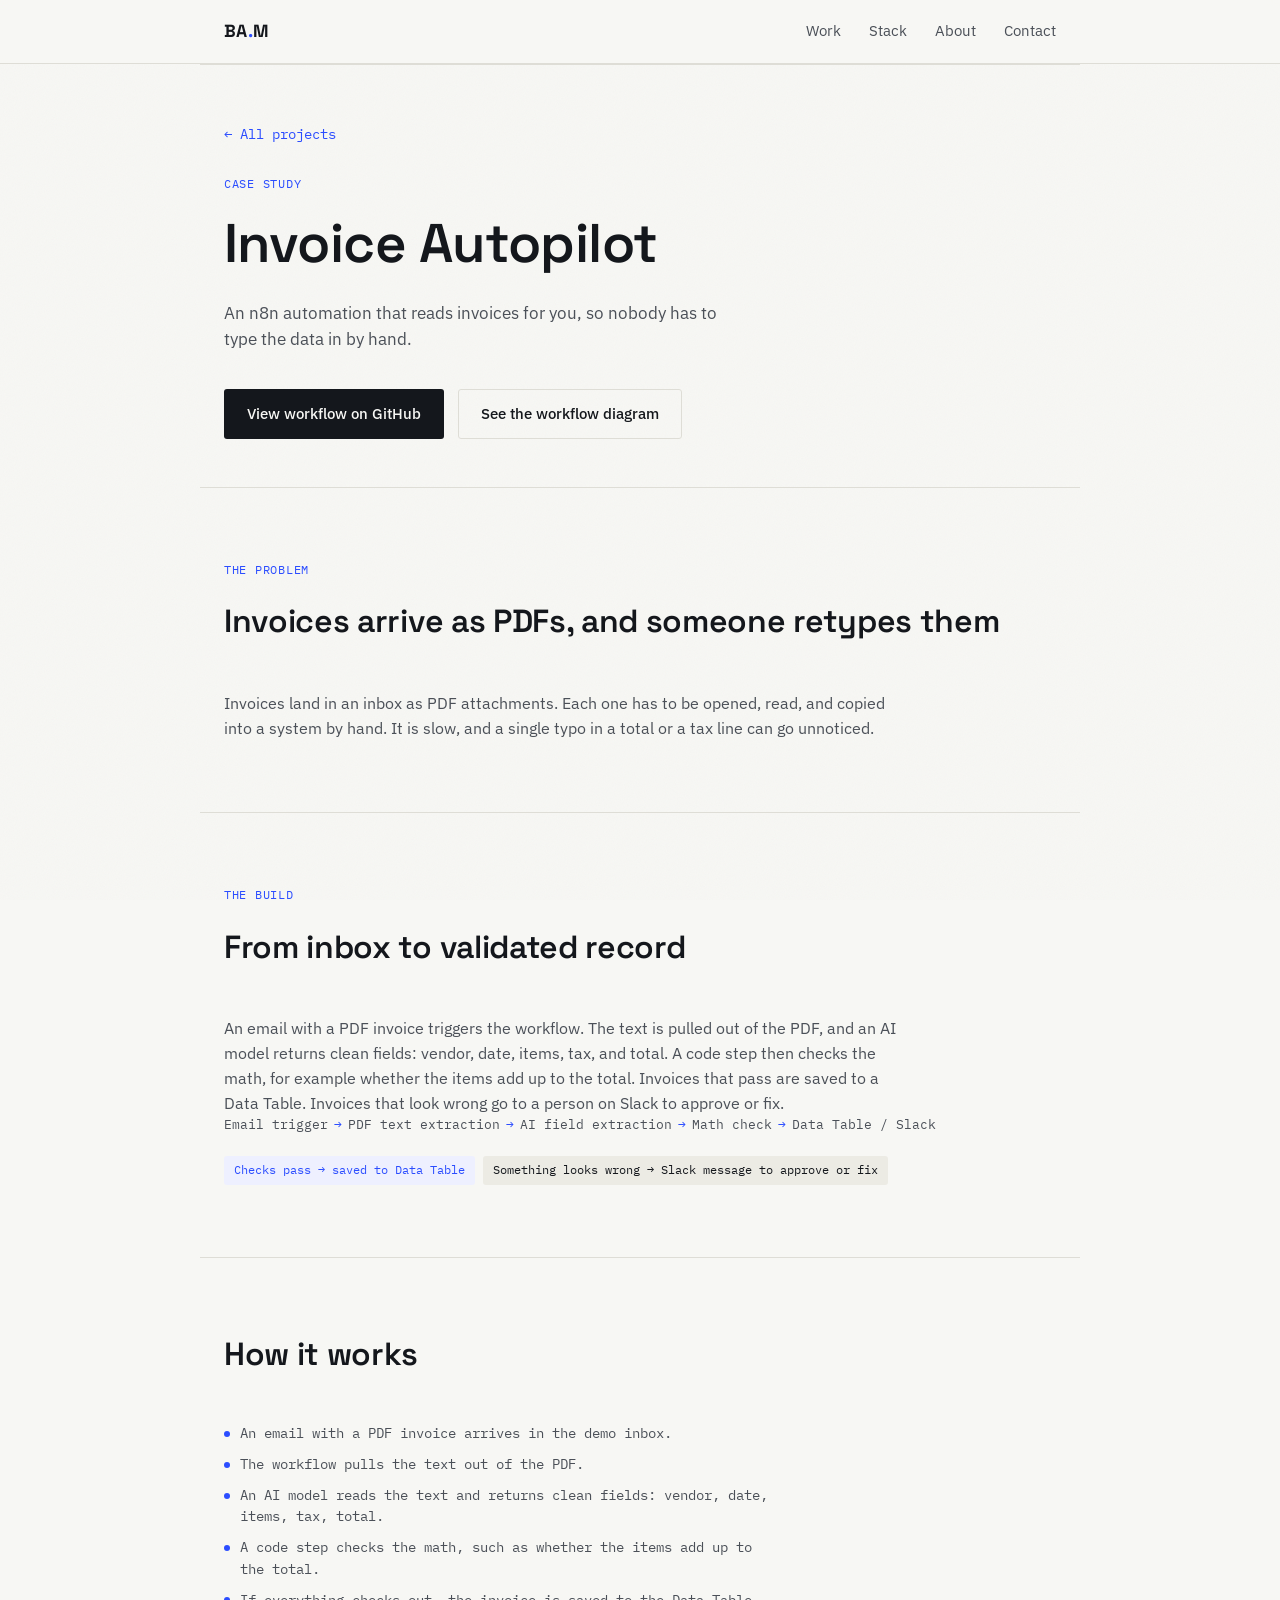
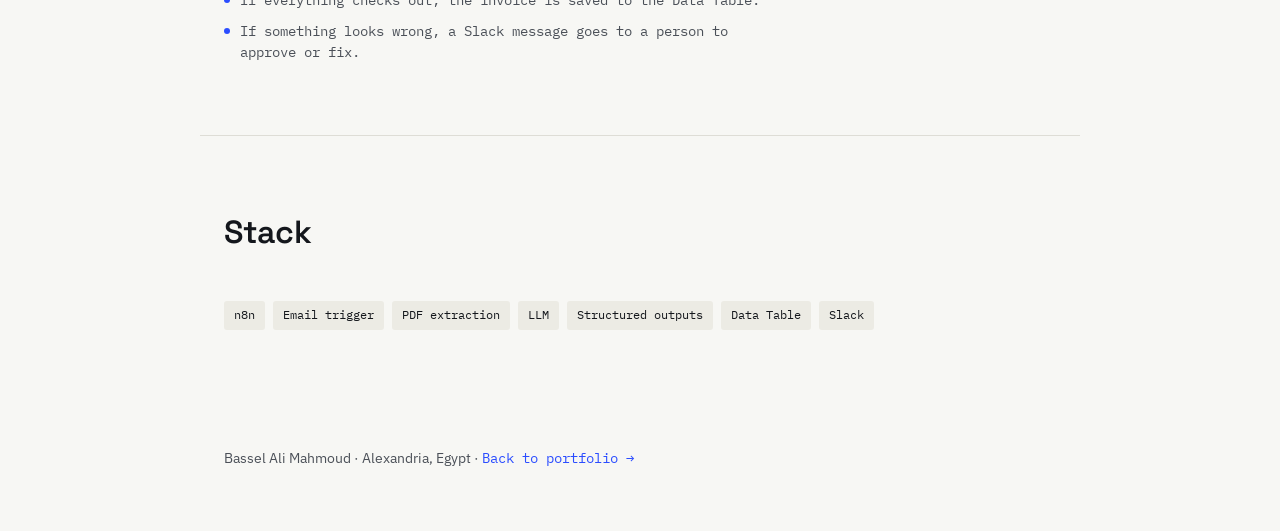
<file: n8n-invoice-automation.html>
<!DOCTYPE html>
<html lang="en">
<head>
<meta charset="UTF-8">
<meta name="viewport" content="width=device-width, initial-scale=1.0">
<title>Invoice Autopilot &middot; Case Study &middot; Bassel Ali Mahmoud</title>
<meta name="description" content="An n8n automation that reads emailed PDF invoices, extracts the fields with an AI model, checks the math, and routes problems to a person on Slack.">
<link rel="preconnect" href="https://fonts.googleapis.com">
<link rel="preconnect" href="https://fonts.gstatic.com" crossorigin>
<link href="https://fonts.googleapis.com/css2?family=Space+Grotesk:wght@400;500;600;700&family=IBM+Plex+Sans:wght@400;500;600&family=IBM+Plex+Mono:wght@400;500&display=swap" rel="stylesheet">
<link rel="stylesheet" href="style.css">
</head>
<body>

<div class="grain"></div>

<header class="site-header">
  <div class="wrap header-inner">
    <a href="index.html" class="mark">BA<span class="mark-dot">.</span>M</a>
    <nav class="nav">
      <a href="index.html#work">Work</a>
      <a href="index.html#pipeline">Stack</a>
      <a href="index.html#about">About</a>
      <a href="index.html#contact">Contact</a>
    </nav>
  </div>
</header>

<main id="top">

  <section class="hero compact wrap">
    <a href="index.html#work" class="project-link back-link">&larr; All projects</a>
    <p class="eyebrow">Case study</p>
    <h1 class="hero-title">Invoice Autopilot</h1>
    <p class="hero-sub">
      An n8n automation that reads invoices for you, so nobody has to type
      the data in by hand.
    </p>
    <div class="hero-cta">
      <a href="https://github.com/BasselAli1/Invoice-Autopilot-workflow" class="btn btn-primary" target="_blank" rel="noopener">View workflow on GitHub</a>
      <a href="https://github.com/BasselAli1/Invoice-Autopilot-workflow#readme" class="btn btn-ghost" target="_blank" rel="noopener">See the workflow diagram</a>
    </div>
  </section>

  <section id="problem" class="wrap">
    <div class="section-head">
      <p class="eyebrow">The problem</p>
      <h2>Invoices arrive as PDFs, and someone retypes them</h2>
    </div>
    <p class="about-text" style="max-width:68ch;">
      Invoices land in an inbox as PDF attachments. Each one has to be opened,
      read, and copied into a system by hand. It is slow, and a single typo
      in a total or a tax line can go unnoticed.
    </p>
  </section>

  <section id="build" class="wrap">
    <div class="section-head">
      <p class="eyebrow">The build</p>
      <h2>From inbox to validated record</h2>
    </div>
    <p class="about-text" style="max-width:68ch;">
      An email with a PDF invoice triggers the workflow. The text is pulled
      out of the PDF, and an AI model returns clean fields: vendor, date,
      items, tax, and total. A code step then checks the math, for example
      whether the items add up to the total. Invoices that pass are saved to
      a Data Table. Invoices that look wrong go to a person on Slack to
      approve or fix.
    </p>
    <div class="project-flow case-flow" aria-hidden="true">
      <span>Email trigger</span><span class="arrow">&rarr;</span>
      <span>PDF text extraction</span><span class="arrow">&rarr;</span>
      <span>AI field extraction</span><span class="arrow">&rarr;</span>
      <span>Math check</span><span class="arrow">&rarr;</span>
      <span>Data Table / Slack</span>
    </div>
    <div class="tier-row">
      <ul class="tags mono"><li>Checks pass &rarr; saved to Data Table</li></ul>
      <ul class="tags"><li>Something looks wrong &rarr; Slack message to approve or fix</li></ul>
    </div>
  </section>

  <section id="steps" class="wrap">
    <div class="section-head">
      <h2>How it works</h2>
    </div>
    <ul class="cert-list case-role-list">
      <li>An email with a PDF invoice arrives in the demo inbox.</li>
      <li>The workflow pulls the text out of the PDF.</li>
      <li>An AI model reads the text and returns clean fields: vendor, date, items, tax, total.</li>
      <li>A code step checks the math, such as whether the items add up to the total.</li>
      <li>If everything checks out, the invoice is saved to the Data Table.</li>
      <li>If something looks wrong, a Slack message goes to a person to approve or fix.</li>
    </ul>
  </section>

  <section id="stack" class="wrap">
    <div class="section-head">
      <h2>Stack</h2>
    </div>
    <ul class="tags">
      <li>n8n</li><li>Email trigger</li><li>PDF extraction</li>
      <li>LLM</li><li>Structured outputs</li><li>Data Table</li><li>Slack</li>
    </ul>
  </section>

</main>

<footer class="site-footer wrap">
  <p>Bassel Ali Mahmoud &middot; Alexandria, Egypt &middot; <a href="index.html" class="project-link" style="margin-top:0;">Back to portfolio &rarr;</a></p>
</footer>

</body>
</html>
</file>
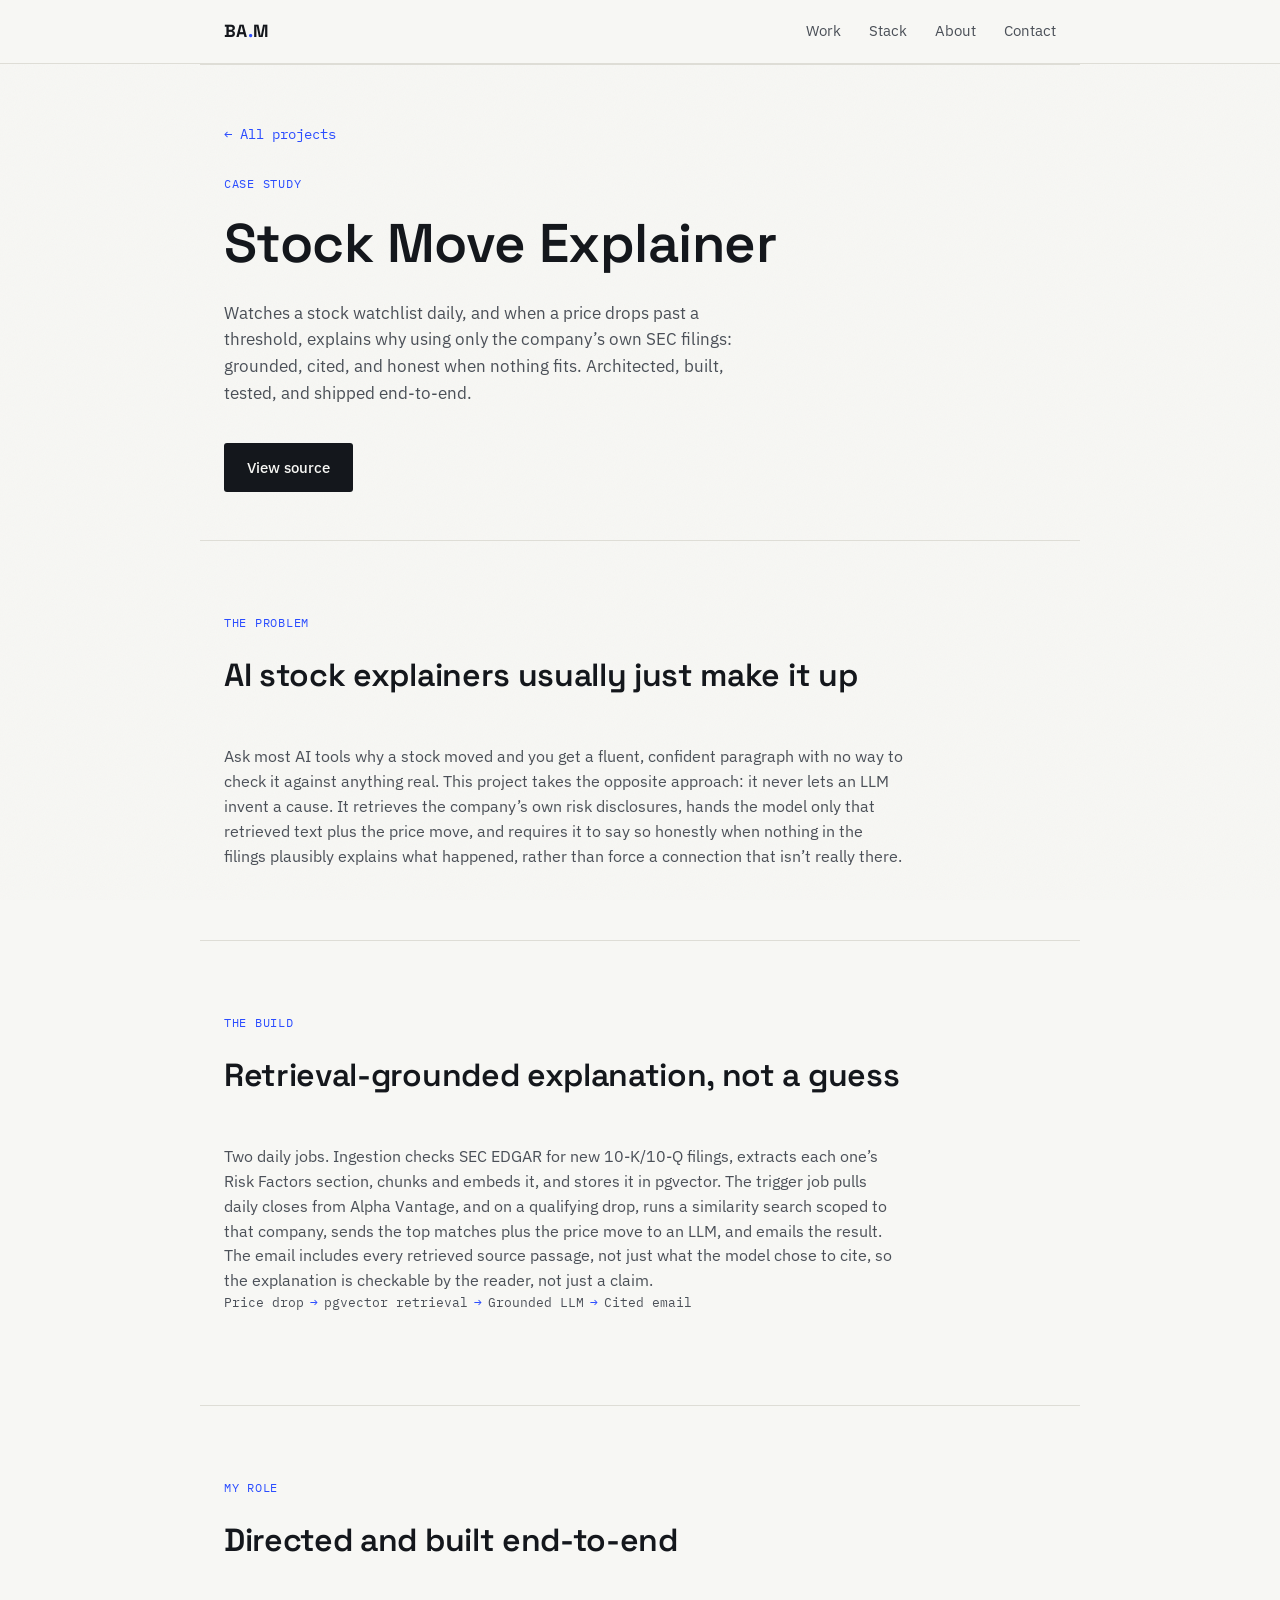
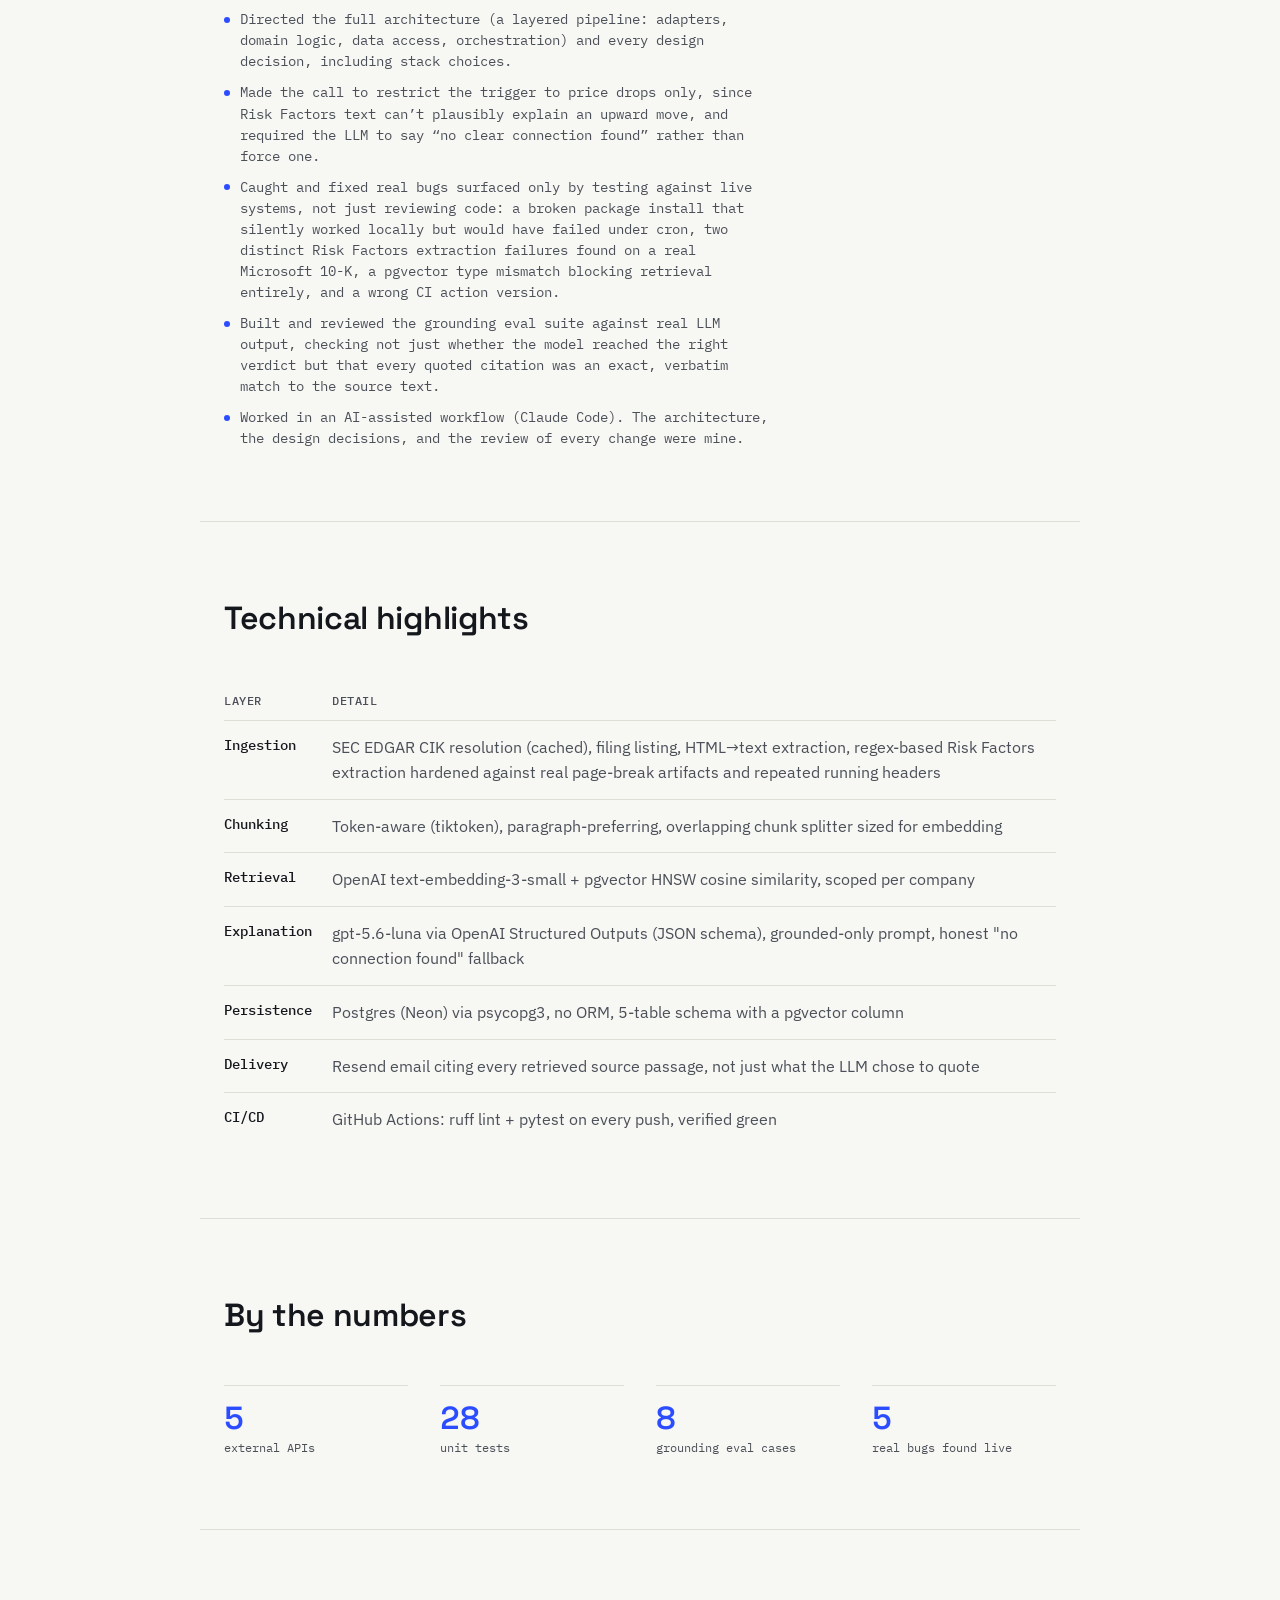
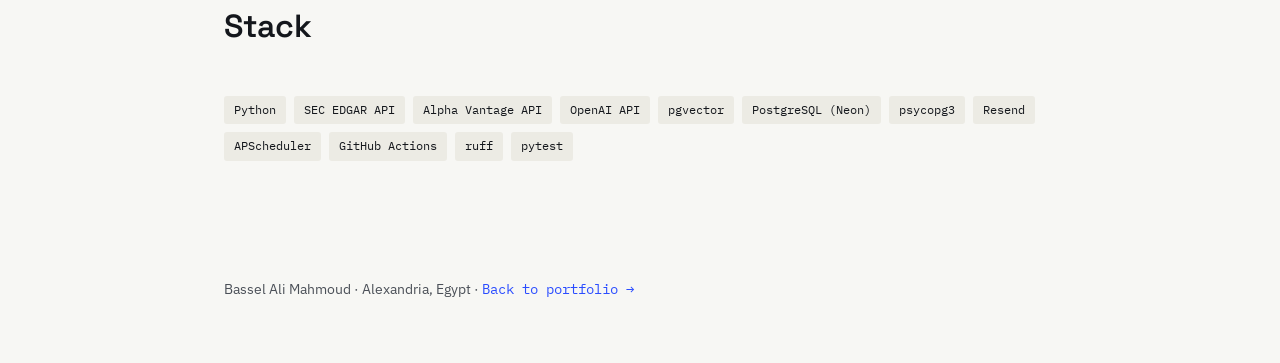
<file: stock-move-explainer.html>
<!DOCTYPE html>
<html lang="en">
<head>
<meta charset="UTF-8">
<meta name="viewport" content="width=device-width, initial-scale=1.0">
<title>Stock Move Explainer &middot; Case Study &middot; Bassel Ali Mahmoud</title>
<meta name="description" content="How a retrieval-grounded LLM system that explains stock price moves using only a company's own SEC filings was designed, built, tested, and shipped.">
<link rel="preconnect" href="https://fonts.googleapis.com">
<link rel="preconnect" href="https://fonts.gstatic.com" crossorigin>
<link href="https://fonts.googleapis.com/css2?family=Space+Grotesk:wght@400;500;600;700&family=IBM+Plex+Sans:wght@400;500;600&family=IBM+Plex+Mono:wght@400;500&display=swap" rel="stylesheet">
<link rel="stylesheet" href="style.css">
</head>
<body>

<div class="grain"></div>

<header class="site-header">
  <div class="wrap header-inner">
    <a href="index.html" class="mark">BA<span class="mark-dot">.</span>M</a>
    <nav class="nav">
      <a href="index.html#work">Work</a>
      <a href="index.html#pipeline">Stack</a>
      <a href="index.html#about">About</a>
      <a href="index.html#contact">Contact</a>
    </nav>
  </div>
</header>

<main id="top">

  <section class="hero compact wrap">
    <a href="index.html#work" class="project-link back-link">&larr; All projects</a>
    <p class="eyebrow">Case study</p>
    <h1 class="hero-title">Stock Move Explainer</h1>
    <p class="hero-sub">
      Watches a stock watchlist daily, and when a price drops past a
      threshold, explains why using only the company&rsquo;s own SEC
      filings: grounded, cited, and honest when nothing fits. Architected,
      built, tested, and shipped end-to-end.
    </p>
    <div class="hero-cta">
      <a href="https://github.com/BasselAli1/stock-move-explainer" class="btn btn-primary" target="_blank" rel="noopener">View source</a>
    </div>
  </section>

  <section id="problem" class="wrap">
    <div class="section-head">
      <p class="eyebrow">The problem</p>
      <h2>AI stock explainers usually just make it up</h2>
    </div>
    <p class="about-text" style="max-width:68ch;">
      Ask most AI tools why a stock moved and you get a fluent, confident
      paragraph with no way to check it against anything real. This project
      takes the opposite approach: it never lets an LLM invent a cause. It
      retrieves the company&rsquo;s own risk disclosures, hands the model
      only that retrieved text plus the price move, and requires it to say
      so honestly when nothing in the filings plausibly explains what
      happened, rather than force a connection that isn&rsquo;t really
      there.
    </p>
  </section>

  <section id="build" class="wrap">
    <div class="section-head">
      <p class="eyebrow">The build</p>
      <h2>Retrieval-grounded explanation, not a guess</h2>
    </div>
    <p class="about-text" style="max-width:68ch;">
      Two daily jobs. Ingestion checks SEC EDGAR for new 10-K/10-Q filings,
      extracts each one&rsquo;s Risk Factors section, chunks and embeds it,
      and stores it in pgvector. The trigger job pulls daily closes from
      Alpha Vantage, and on a qualifying drop, runs a similarity search
      scoped to that company, sends the top matches plus the price move to
      an LLM, and emails the result. The email includes every retrieved
      source passage, not just what the model chose to cite, so the
      explanation is checkable by the reader, not just a claim.
    </p>
    <div class="project-flow case-flow" aria-hidden="true">
      <span>Price drop</span><span class="arrow">&rarr;</span>
      <span>pgvector retrieval</span><span class="arrow">&rarr;</span>
      <span>Grounded LLM</span><span class="arrow">&rarr;</span>
      <span>Cited email</span>
    </div>
  </section>

  <section id="role" class="wrap">
    <div class="section-head">
      <p class="eyebrow">My role</p>
      <h2>Directed and built end-to-end</h2>
    </div>
    <ul class="cert-list case-role-list">
      <li>Directed the full architecture (a layered pipeline: adapters, domain logic, data access, orchestration) and every design decision, including stack choices.</li>
      <li>Made the call to restrict the trigger to price drops only, since Risk Factors text can&rsquo;t plausibly explain an upward move, and required the LLM to say &ldquo;no clear connection found&rdquo; rather than force one.</li>
      <li>Caught and fixed real bugs surfaced only by testing against live systems, not just reviewing code: a broken package install that silently worked locally but would have failed under cron, two distinct Risk Factors extraction failures found on a real Microsoft 10-K, a pgvector type mismatch blocking retrieval entirely, and a wrong CI action version.</li>
      <li>Built and reviewed the grounding eval suite against real LLM output, checking not just whether the model reached the right verdict but that every quoted citation was an exact, verbatim match to the source text.</li>
      <li>Worked in an AI-assisted workflow (Claude Code). The architecture, the design decisions, and the review of every change were mine.</li>
    </ul>
  </section>

  <section id="highlights" class="wrap">
    <div class="section-head">
      <h2>Technical highlights</h2>
    </div>
    <div class="table-wrap">
      <table class="case-table">
        <thead>
          <tr><th>Layer</th><th>Detail</th></tr>
        </thead>
        <tbody>
          <tr><td>Ingestion</td><td>SEC EDGAR CIK resolution (cached), filing listing, HTML&rarr;text extraction, regex-based Risk Factors extraction hardened against real page-break artifacts and repeated running headers</td></tr>
          <tr><td>Chunking</td><td>Token-aware (tiktoken), paragraph-preferring, overlapping chunk splitter sized for embedding</td></tr>
          <tr><td>Retrieval</td><td>OpenAI text-embedding-3-small + pgvector HNSW cosine similarity, scoped per company</td></tr>
          <tr><td>Explanation</td><td>gpt-5.6-luna via OpenAI Structured Outputs (JSON schema), grounded-only prompt, honest "no connection found" fallback</td></tr>
          <tr><td>Persistence</td><td>Postgres (Neon) via psycopg3, no ORM, 5-table schema with a pgvector column</td></tr>
          <tr><td>Delivery</td><td>Resend email citing every retrieved source passage, not just what the LLM chose to quote</td></tr>
          <tr><td>CI/CD</td><td>GitHub Actions: ruff lint + pytest on every push, verified green</td></tr>
        </tbody>
      </table>
    </div>
  </section>

  <section id="numbers" class="wrap">
    <div class="section-head">
      <h2>By the numbers</h2>
    </div>
    <div class="case-stats">
      <div class="case-stat"><span class="num">5</span><span class="label">external APIs</span></div>
      <div class="case-stat"><span class="num">28</span><span class="label">unit tests</span></div>
      <div class="case-stat"><span class="num">8</span><span class="label">grounding eval cases</span></div>
      <div class="case-stat"><span class="num">5</span><span class="label">real bugs found live</span></div>
    </div>
  </section>

  <section id="stack" class="wrap">
    <div class="section-head">
      <h2>Stack</h2>
    </div>
    <ul class="tags">
      <li>Python</li><li>SEC EDGAR API</li><li>Alpha Vantage API</li><li>OpenAI API</li>
      <li>pgvector</li><li>PostgreSQL (Neon)</li><li>psycopg3</li><li>Resend</li>
      <li>APScheduler</li><li>GitHub Actions</li><li>ruff</li><li>pytest</li>
    </ul>
  </section>

</main>

<footer class="site-footer wrap">
  <p>Bassel Ali Mahmoud &middot; Alexandria, Egypt &middot; <a href="index.html" class="project-link" style="margin-top:0;">Back to portfolio &rarr;</a></p>
</footer>

</body>
</html>
</file>
<file: style.css>
:root{
  --bg: #F7F7F4;
  --ink: #14171C;
  --ink-soft: #4B5058;
  --line: #DEDDD6;
  --accent: #2B4DFF;
  --accent-soft: #EEF0FF;
  --mono-chip: #ECEBE4;
  --radius: 3px;
  --max: 880px;
  --pad: 24px;

  --font-display: "Space Grotesk", sans-serif;
  --font-body: "IBM Plex Sans", sans-serif;
  --font-mono: "IBM Plex Mono", monospace;
}

*{box-sizing:border-box;}
html{scroll-behavior:smooth;}
body{
  margin:0;
  background:var(--bg);
  color:var(--ink);
  font-family:var(--font-body);
  font-size:16px;
  line-height:1.55;
  -webkit-font-smoothing:antialiased;
}

.wrap{
  max-width:var(--max);
  margin:0 auto;
  /* horizontal-only on purpose: a shorthand `padding:0 var(--pad)` here
     would zero out any vertical padding set by a lower-specificity type
     selector (like the bare `section` rule below) on the same element. */
  padding-left:var(--pad);
  padding-right:var(--pad);
}

/* subtle paper grain, purely decorative */
.grain{
  position:fixed;
  inset:0;
  pointer-events:none;
  opacity:0.035;
  z-index:0;
  background-image:url("data:image/svg+xml,%3Csvg xmlns='http://www.w3.org/2000/svg' width='120' height='120'%3E%3Cfilter id='n'%3E%3CfeTurbulence type='fractalNoise' baseFrequency='0.9' numOctaves='2' stitchTiles='stitch'/%3E%3C/filter%3E%3Crect width='100%25' height='100%25' filter='url(%23n)'/%3E%3C/svg%3E");
}

a{color:inherit;text-decoration:none;}

/* header */
.site-header{
  position:sticky;
  top:0;
  z-index:10;
  background:rgba(247,247,244,0.86);
  backdrop-filter:blur(6px);
  border-bottom:1px solid var(--line);
}
.header-inner{
  display:flex;
  align-items:center;
  justify-content:space-between;
  padding-top:18px;
  padding-bottom:18px;
}
.mark{
  font-family:var(--font-display);
  font-weight:700;
  font-size:1.1rem;
  letter-spacing:0.02em;
}
.mark-dot{color:var(--accent);}
.nav{display:flex;gap:28px;}
.nav a{
  font-size:0.92rem;
  color:var(--ink-soft);
  transition:color 0.15s ease;
}
.nav a:hover, .nav a:focus-visible{color:var(--ink);}

/* hero */
.hero{
  padding-top:96px;
  padding-bottom:88px;
  position:relative;
  z-index:1;
}
.eyebrow{
  font-family:var(--font-mono);
  font-size:0.78rem;
  letter-spacing:0.06em;
  text-transform:uppercase;
  color:var(--accent);
  margin:0 0 18px;
}
.hero-title{
  font-family:var(--font-display);
  font-weight:600;
  font-size:clamp(2.1rem, 5vw, 3.4rem);
  line-height:1.14;
  letter-spacing:-0.01em;
  margin:0 0 26px;
  max-width:18ch;
}

.hero-sub{
  font-size:1.08rem;
  color:var(--ink-soft);
  max-width:52ch;
  margin:0 0 36px;
}
.hero-cta{display:flex;gap:14px;flex-wrap:wrap;}

.btn{
  display:inline-block;
  font-family:var(--font-body);
  font-weight:500;
  font-size:0.95rem;
  padding:12px 22px;
  border-radius:var(--radius);
  border:1px solid transparent;
  transition:transform 0.12s ease, background 0.15s ease, border-color 0.15s ease;
}
.btn-primary{
  background:var(--ink);
  color:var(--bg);
}
.btn-primary:hover{background:var(--accent);}
.btn-ghost{
  border-color:var(--line);
  color:var(--ink);
}
.btn-ghost:hover{border-color:var(--ink);}
.btn:active{transform:translateY(1px);}

/* section heads */
.section-head{
  margin-bottom:44px;
}
.section-head h2{
  font-family:var(--font-display);
  font-weight:600;
  font-size:clamp(1.5rem, 3vw, 2rem);
  margin:0;
  letter-spacing:-0.01em;
}

section{
  padding-top:72px;
  padding-bottom:72px;
  position:relative;
  z-index:1;
  border-top:1px solid var(--line);
}

/* project cards */
.project-list{
  display:flex;
  flex-direction:column;
  gap:0;
}
.project{
  padding:36px 0;
  border-top:1px solid var(--line);
  opacity:0;
  transform:translateY(14px);
  transition:opacity 0.5s ease, transform 0.5s ease;
}
.project:first-child{border-top:none;}
.project.in-view{opacity:1;transform:translateY(0);}

.project-flow{
  font-family:var(--font-mono);
  font-size:0.74rem;
  color:var(--ink-soft);
  display:flex;
  flex-wrap:wrap;
  align-items:center;
  gap:6px;
  margin-bottom:14px;
}
.project-flow span{white-space:nowrap;}
.project-flow .arrow{color:var(--accent);}

.project h3{
  font-family:var(--font-display);
  font-weight:600;
  font-size:1.35rem;
  margin:0 0 10px;
}
.project-desc{
  color:var(--ink-soft);
  max-width:62ch;
  margin:0 0 18px;
}

.tags{
  list-style:none;
  display:flex;
  flex-wrap:wrap;
  gap:8px;
  padding:0;
  margin:0;
}
.tags li{
  font-family:var(--font-mono);
  font-size:0.76rem;
  background:var(--mono-chip);
  padding:5px 10px;
  border-radius:var(--radius);
  color:var(--ink);
}
.tags.mono li{background:var(--accent-soft);color:var(--accent);}

.project-link{
  display:inline-block;
  margin-top:16px;
  font-family:var(--font-mono);
  font-size:0.85rem;
  color:var(--accent);
  border-bottom:1px solid transparent;
  transition:border-color 0.15s ease;
}
.project-link:hover, .project-link:focus-visible{border-color:var(--accent);}

.project-links{display:flex;flex-wrap:wrap;gap:24px;}
.project-links .project-link{margin-top:16px;}

/* stack */
.stack-grid{
  display:grid;
  grid-template-columns:repeat(4, 1fr);
  gap:32px;
}
.stack-group h4{
  font-family:var(--font-mono);
  font-size:0.78rem;
  text-transform:uppercase;
  letter-spacing:0.05em;
  color:var(--ink-soft);
  margin:0 0 14px;
  font-weight:500;
}

/* about */
.about-grid{
  display:grid;
  grid-template-columns:1.6fr 1fr;
  gap:48px;
  align-items:start;
}
.about-text{
  color:var(--ink-soft);
  max-width:56ch;
  margin:0;
}
.cert-title{
  font-family:var(--font-mono);
  font-size:0.78rem;
  text-transform:uppercase;
  letter-spacing:0.05em;
  color:var(--ink-soft);
  margin:0 0 14px;
  font-weight:500;
}
.cert-list{
  list-style:none;
  margin:0;
  padding:0;
  display:flex;
  flex-direction:column;
  gap:10px;
}
.cert-list li{
  font-family:var(--font-mono);
  font-size:0.85rem;
  padding-left:16px;
  position:relative;
  color:var(--ink-soft);
}
.cert-list li::before{
  content:"";
  position:absolute;
  left:0;
  top:0.55em;
  width:6px;
  height:6px;
  background:var(--accent);
  border-radius:50%;
}

/* case study page */
.hero.compact{padding-top:56px;padding-bottom:48px;}
.back-link{margin-top:0;margin-bottom:28px;}

.case-flow{font-size:0.82rem;margin-bottom:20px;}

.tier-row{display:flex;flex-wrap:wrap;gap:8px;}

.table-wrap{overflow-x:auto;}
.case-table{width:100%;border-collapse:collapse;margin-top:4px;}
.case-table th{
  font-family:var(--font-mono);
  font-size:0.72rem;
  text-transform:uppercase;
  letter-spacing:0.05em;
  color:var(--ink-soft);
  font-weight:500;
  text-align:left;
  padding:0 20px 10px 0;
  border-bottom:1px solid var(--line);
  white-space:nowrap;
}
.case-table td{
  padding:14px 20px 14px 0;
  border-bottom:1px solid var(--line);
  vertical-align:top;
}
.case-table tr:last-child td{border-bottom:none;}
.case-table td:first-child{
  font-family:var(--font-mono);
  font-size:0.85rem;
  font-weight:500;
  white-space:nowrap;
}
.case-table td:last-child{color:var(--ink-soft);}

.case-stats{
  display:grid;
  grid-template-columns:repeat(4, 1fr);
  gap:32px;
}
.case-stat{
  border-top:1px solid var(--line);
  padding-top:16px;
  display:flex;
  flex-direction:column;
  gap:4px;
}
.case-stat .num{
  font-family:var(--font-display);
  font-weight:600;
  font-size:2rem;
  color:var(--accent);
  font-variant-numeric:tabular-nums;
  line-height:1;
}
.case-stat .label{
  font-family:var(--font-mono);
  font-size:0.78rem;
  color:var(--ink-soft);
}

.case-role-list li{max-width:68ch;}

/* use case page */
.personas{
  display:grid;
  grid-template-columns:repeat(2, 1fr);
  gap:16px;
  margin-bottom:8px;
}
.persona{
  border:1px solid var(--line);
  border-radius:var(--radius);
  padding:16px 18px;
  background:#fff;
}
.persona .role{
  font-family:var(--font-mono);
  font-size:0.76rem;
  text-transform:uppercase;
  letter-spacing:0.04em;
  color:var(--accent);
  margin-bottom:8px;
  display:block;
}
.persona p{margin:0;color:var(--ink-soft);font-size:0.92rem;}

.usecase{
  border-left:2px solid var(--accent);
  padding:2px 0 2px 18px;
  margin-bottom:20px;
}
.usecase h3{
  font-family:var(--font-display);
  font-weight:600;
  font-size:1.05rem;
  margin:0 0 6px;
}
.usecase p{margin:0;color:var(--ink-soft);max-width:62ch;}

.example{
  border:1px solid var(--line);
  border-radius:var(--radius);
  background:#fff;
  padding:18px 20px;
  margin-bottom:16px;
}
.example .q{
  font-weight:500;
  color:var(--ink);
  margin:0 0 10px;
}
.example .q::before{
  content:"Q: ";
  font-family:var(--font-mono);
  color:var(--accent);
}
.example code{
  display:block;
  font-family:var(--font-mono);
  font-size:0.82rem;
  background:var(--mono-chip);
  color:var(--ink);
  padding:10px 14px;
  border-radius:var(--radius);
  margin:0 0 10px;
  white-space:pre-wrap;
  word-break:break-word;
}
.example .a{margin:0;color:var(--ink-soft);}
.example .a::before{
  content:"A: ";
  font-family:var(--font-mono);
  color:var(--accent);
  font-weight:500;
}

/* contact */
.contact-text{
  color:var(--ink-soft);
  max-width:50ch;
  margin:0 0 28px;
}
.contact-links{
  display:flex;
  gap:14px;
  flex-wrap:wrap;
}

.site-footer{
  padding:32px var(--pad) 48px;
  color:var(--ink-soft);
  font-size:0.85rem;
}

/* responsive */
@media (max-width:720px){
  .nav{gap:16px;}
  .nav a{font-size:0.85rem;}
  .stack-grid{grid-template-columns:repeat(2, 1fr);}
  .about-grid{grid-template-columns:1fr;}
  .hero{padding-top:64px;padding-bottom:56px;}
  .case-stats{grid-template-columns:repeat(2, 1fr);}
  .personas{grid-template-columns:1fr;}
}

/* reduced motion */
@media (prefers-reduced-motion: reduce){
  html{scroll-behavior:auto;}
  .project{opacity:1;transform:none;transition:none;}
  .btn{transition:none;}
}

/* keyboard focus */
a:focus-visible, .btn:focus-visible{
  outline:2px solid var(--accent);
  outline-offset:2px;
}
</file>
